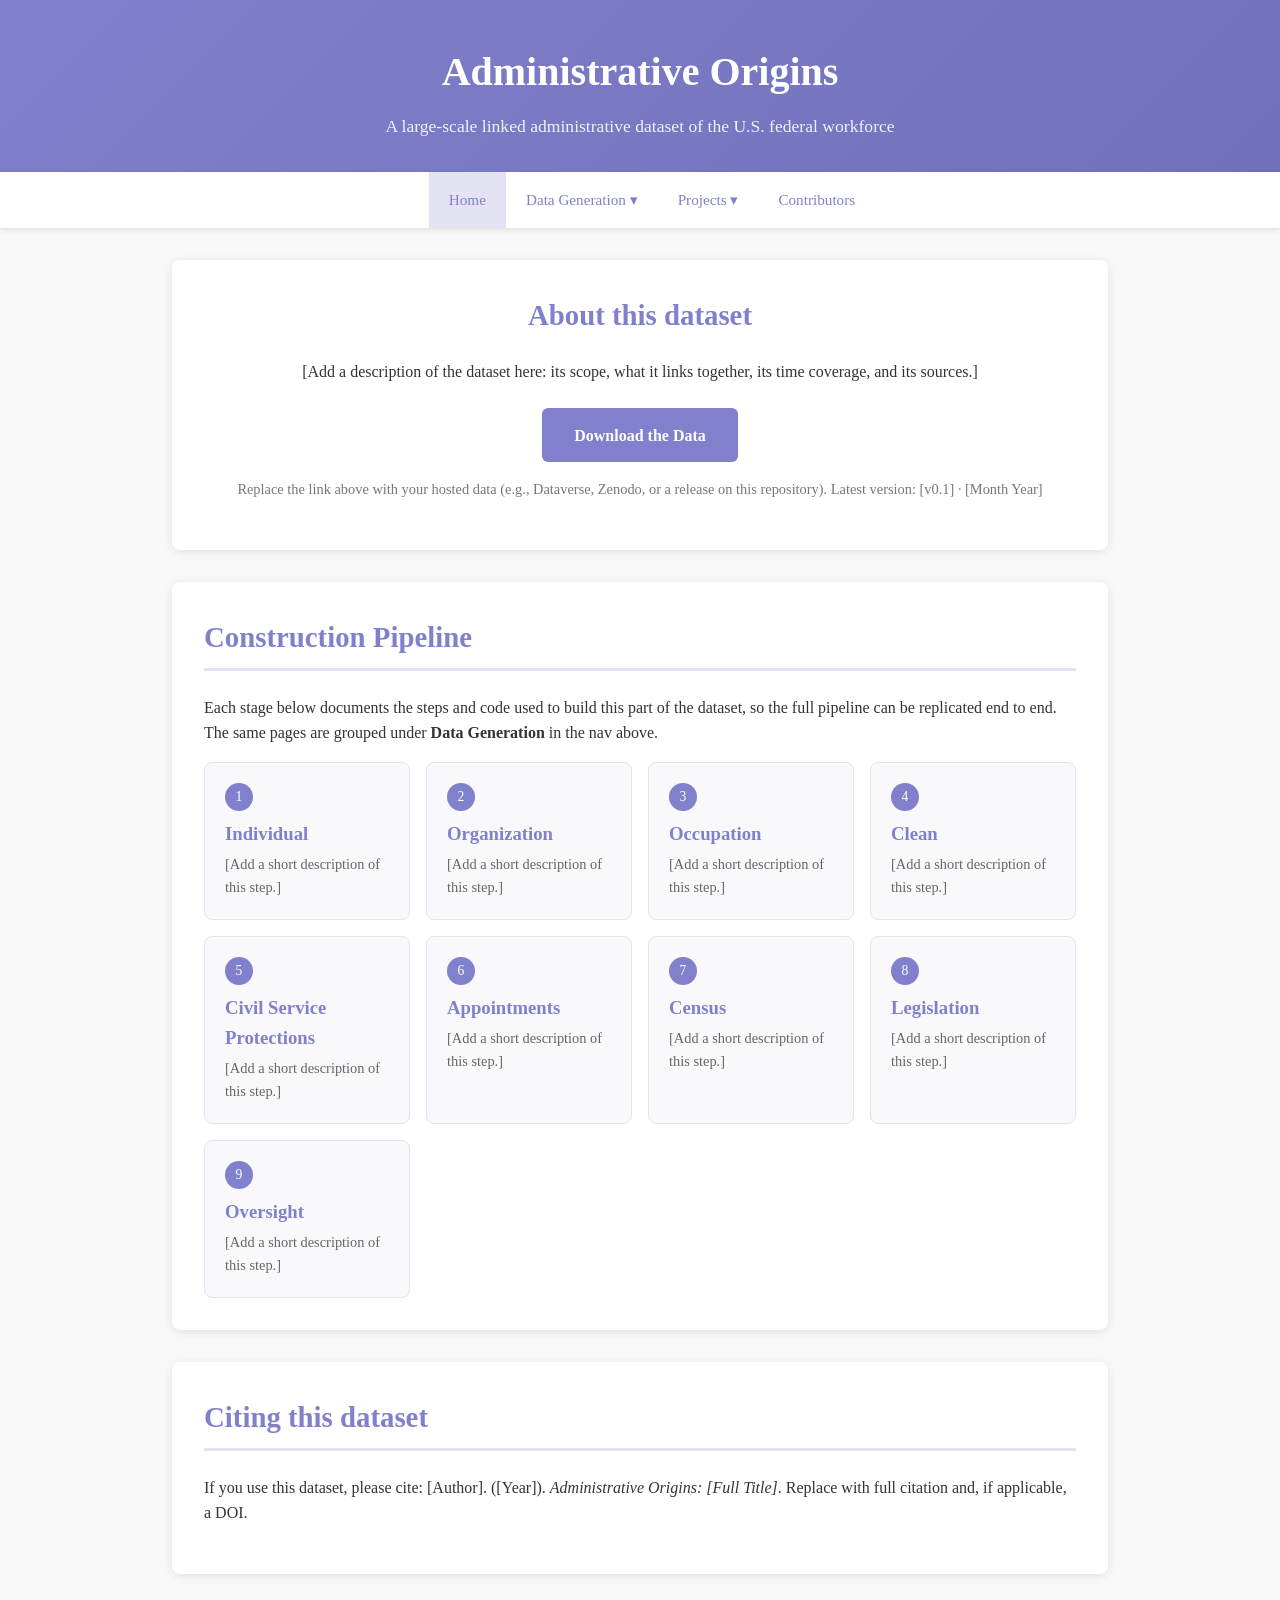
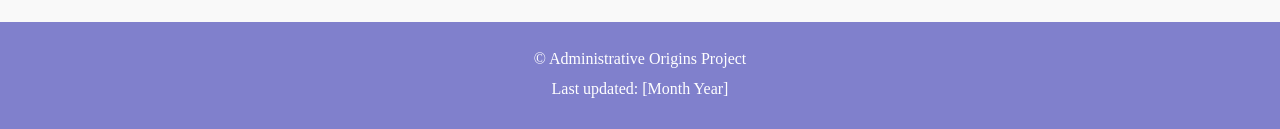
<file: index.html>
<!DOCTYPE html>
<html lang="en">
<head>
    <meta charset="UTF-8">
    <meta name="viewport" content="width=device-width, initial-scale=1.0">
    <title>Administrative Origins - Home</title>
    <link rel="stylesheet" href="style.css">
</head>
<body>
    <header>
        <div class="container">
            <h1>Administrative Origins</h1>
            <p>A large-scale linked administrative dataset of the U.S. federal workforce</p>
        </div>
    </header>

    <nav>
        <ul>
            <li><a href="index.html" class="active">Home</a></li>
            <li class="dropdown">
                <span class="dropdown-toggle">Data Generation &#9662;</span>
                <ul class="dropdown-menu">
                    <li><a href="individual.html">Individual</a></li>
                    <li><a href="organization.html">Organization</a></li>
                    <li><a href="occupation.html">Occupation</a></li>
                    <li><a href="clean.html">Clean</a></li>
                    <li><a href="civil-service-protections.html">Civil Service Protections</a></li>
                    <li><a href="appointments.html">Appointments</a></li>
                    <li><a href="census.html">Census</a></li>
                    <li><a href="legislation.html">Legislation</a></li>
                    <li><a href="oversight.html">Oversight</a></li>
                </ul>
            </li>
            <li class="dropdown">
                <span class="dropdown-toggle">Projects &#9662;</span>
                <ul class="dropdown-menu">
                    <li><a href="papers/example-paper.html">[Paper Title]</a></li>
                </ul>
            </li>
            <li><a href="contributors.html">Contributors</a></li>
        </ul>
    </nav>

    <div class="container">
        <section style="text-align:center;">
            <h2 style="border-bottom:none; margin-bottom:0.75rem;">About this dataset</h2>
            <p style="max-width:700px; margin:0 auto 1.5rem;">[Add a description of the dataset here: its scope, what it links together, its time coverage, and its sources.]</p>
            <a class="btn" href="#" id="download-link">Download the Data</a>
            <p style="margin-top:1rem; font-size:0.9rem; color:#777;">Replace the link above with your hosted data (e.g., Dataverse, Zenodo, or a release on this repository). Latest version: [v0.1] &middot; [Month Year]</p>
        </section>

        <section>
            <h2>Construction Pipeline</h2>
            <p>Each stage below documents the steps and code used to build this part of the dataset, so the full pipeline can be replicated end to end. The same pages are grouped under <strong>Data Generation</strong> in the nav above.</p>
            <div class="pipeline-grid">
            <a class="pipeline-card" href="individual.html">
                <span class="step-num">1</span>
                <h3>Individual</h3>
                <p>[Add a short description of this step.]</p>
            </a>
            <a class="pipeline-card" href="organization.html">
                <span class="step-num">2</span>
                <h3>Organization</h3>
                <p>[Add a short description of this step.]</p>
            </a>
            <a class="pipeline-card" href="occupation.html">
                <span class="step-num">3</span>
                <h3>Occupation</h3>
                <p>[Add a short description of this step.]</p>
            </a>
            <a class="pipeline-card" href="clean.html">
                <span class="step-num">4</span>
                <h3>Clean</h3>
                <p>[Add a short description of this step.]</p>
            </a>
            <a class="pipeline-card" href="civil-service-protections.html">
                <span class="step-num">5</span>
                <h3>Civil Service Protections</h3>
                <p>[Add a short description of this step.]</p>
            </a>
            <a class="pipeline-card" href="appointments.html">
                <span class="step-num">6</span>
                <h3>Appointments</h3>
                <p>[Add a short description of this step.]</p>
            </a>
            <a class="pipeline-card" href="census.html">
                <span class="step-num">7</span>
                <h3>Census</h3>
                <p>[Add a short description of this step.]</p>
            </a>
            <a class="pipeline-card" href="legislation.html">
                <span class="step-num">8</span>
                <h3>Legislation</h3>
                <p>[Add a short description of this step.]</p>
            </a>
            <a class="pipeline-card" href="oversight.html">
                <span class="step-num">9</span>
                <h3>Oversight</h3>
                <p>[Add a short description of this step.]</p>
            </a>
            </div>
        </section>

        <section>
            <h2>Citing this dataset</h2>
            <p>If you use this dataset, please cite: [Author]. ([Year]). <em>Administrative Origins: [Full Title]</em>. Replace with full citation and, if applicable, a DOI.</p>
        </section>

    </div>

    <footer>
        <div class="container">
            <p>&copy; Administrative Origins Project</p>
            <p>Last updated: [Month Year]</p>
        </div>
    </footer>
</body>
</html>
</file>
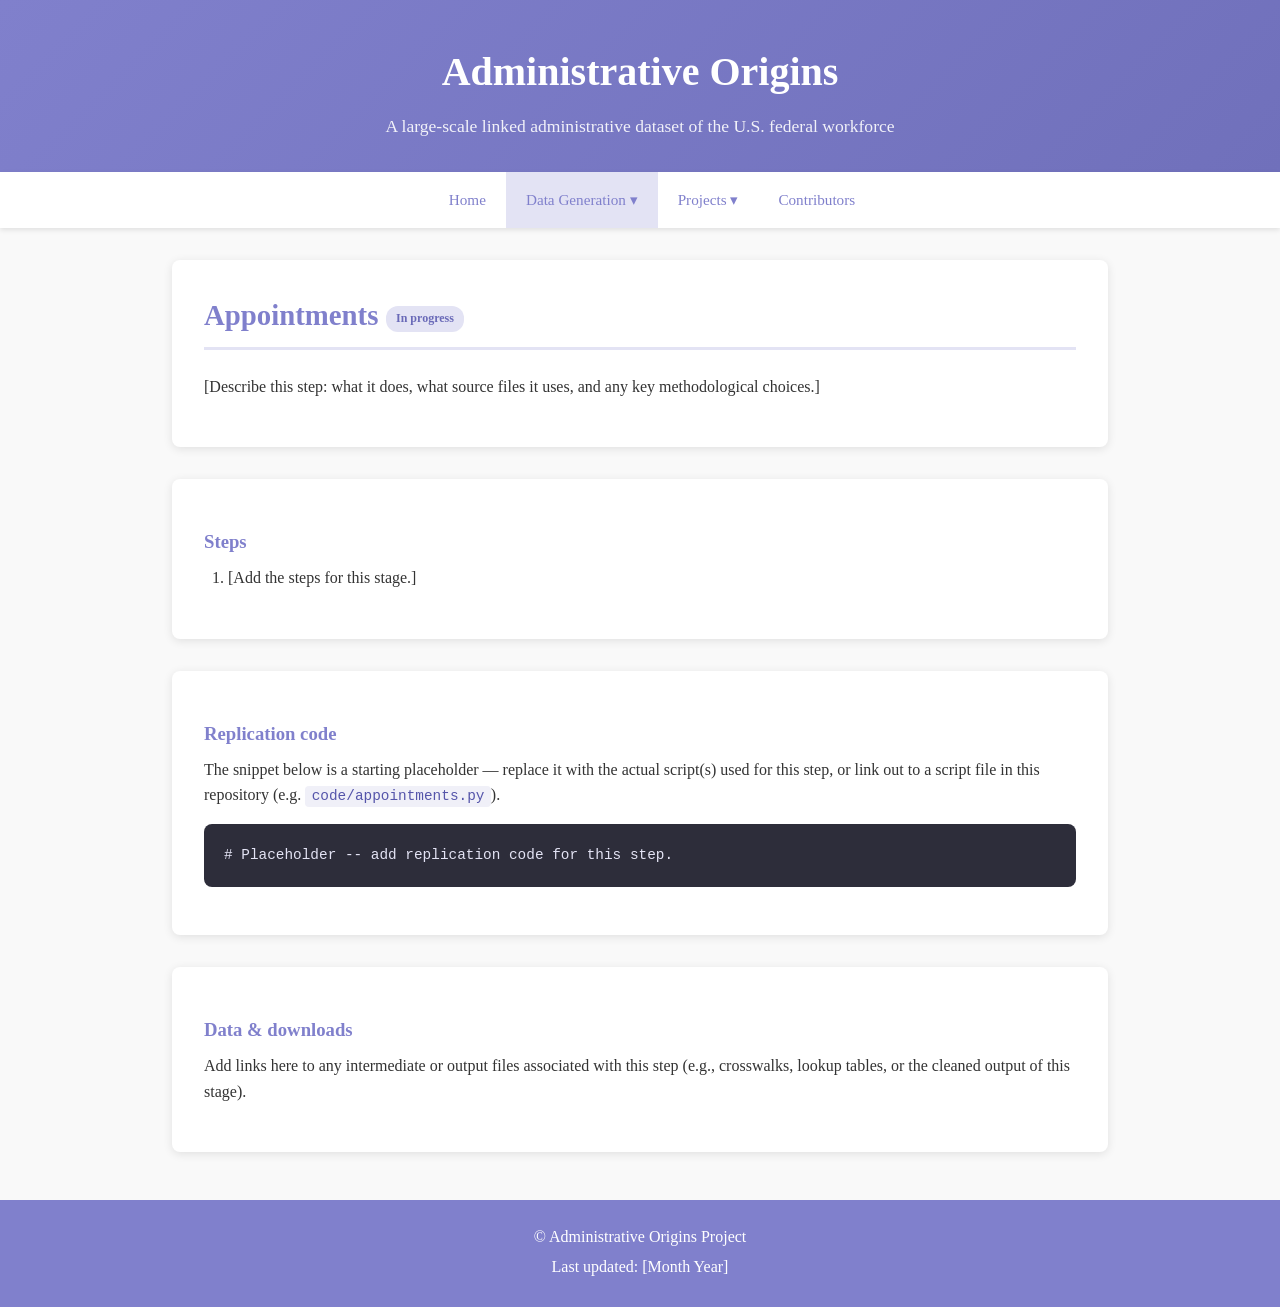
<file: appointments.html>
<!DOCTYPE html>
<html lang="en">
<head>
    <meta charset="UTF-8">
    <meta name="viewport" content="width=device-width, initial-scale=1.0">
    <title>Administrative Origins - Appointments</title>
    <link rel="stylesheet" href="style.css">
</head>
<body>
    <header>
        <div class="container">
            <h1>Administrative Origins</h1>
            <p>A large-scale linked administrative dataset of the U.S. federal workforce</p>
        </div>
    </header>

    <nav>
        <ul>
            <li><a href="index.html">Home</a></li>
            <li class="dropdown active">
                <span class="dropdown-toggle">Data Generation &#9662;</span>
                <ul class="dropdown-menu">
                    <li><a href="individual.html">Individual</a></li>
                    <li><a href="organization.html">Organization</a></li>
                    <li><a href="occupation.html">Occupation</a></li>
                    <li><a href="clean.html">Clean</a></li>
                    <li><a href="civil-service-protections.html">Civil Service Protections</a></li>
                    <li><a href="appointments.html" class="active">Appointments</a></li>
                    <li><a href="census.html">Census</a></li>
                    <li><a href="legislation.html">Legislation</a></li>
                    <li><a href="oversight.html">Oversight</a></li>
                </ul>
            </li>
            <li class="dropdown">
                <span class="dropdown-toggle">Projects &#9662;</span>
                <ul class="dropdown-menu">
                    <li><a href="papers/example-paper.html">[Paper Title]</a></li>
                </ul>
            </li>
            <li><a href="contributors.html">Contributors</a></li>
        </ul>
    </nav>

    <div class="container">
        <section>
            <h2>Appointments<span class="status-badge">In progress</span></h2>
            <p>[Describe this step: what it does, what source files it uses, and any key methodological choices.]</p>
        </section>

        <section>
            <h3>Steps</h3>
            <ol>
                <li>[Add the steps for this stage.]</li>
            </ol>
        </section>

        <section>
            <h3>Replication code</h3>
            <p>The snippet below is a starting placeholder &mdash; replace it with the actual script(s) used for this step, or link out to a script file in this repository (e.g. <code>code/appointments.py</code>).</p>
            <pre><code># Placeholder -- add replication code for this step.
</code></pre>
        </section>

        <section>
            <h3>Data &amp; downloads</h3>
            <p>Add links here to any intermediate or output files associated with this step (e.g., crosswalks, lookup tables, or the cleaned output of this stage).</p>
        </section>

    </div>

    <footer>
        <div class="container">
            <p>&copy; Administrative Origins Project</p>
            <p>Last updated: [Month Year]</p>
        </div>
    </footer>
</body>
</html>
</file>
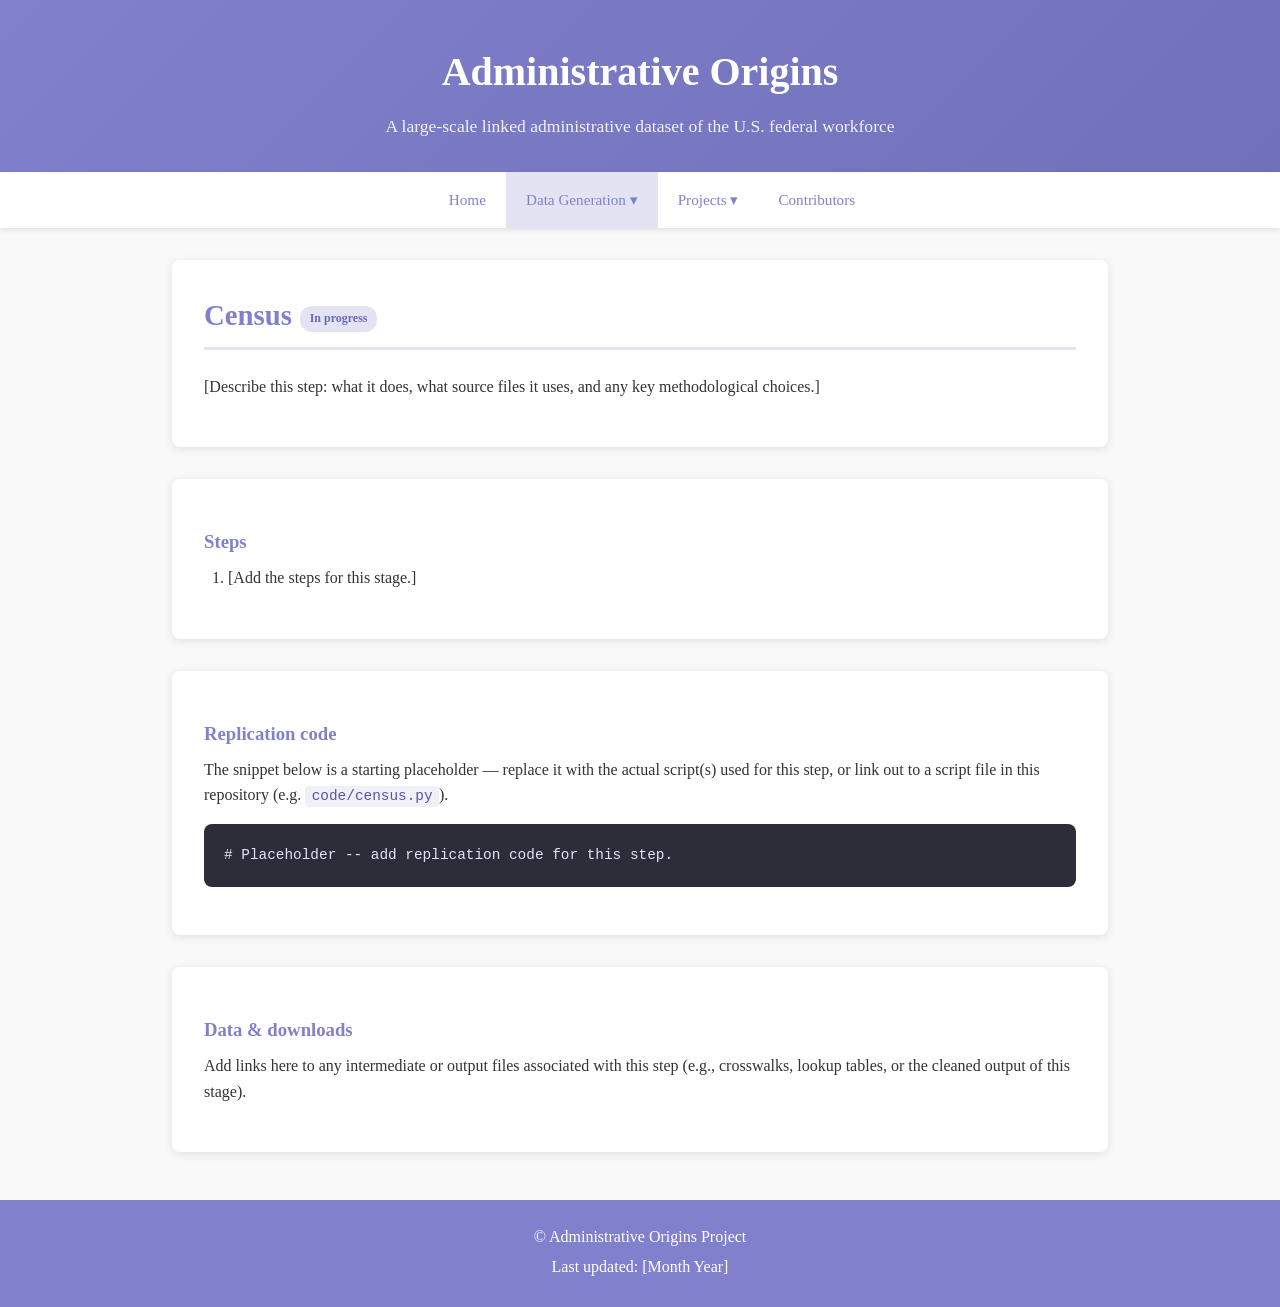
<file: census.html>
<!DOCTYPE html>
<html lang="en">
<head>
    <meta charset="UTF-8">
    <meta name="viewport" content="width=device-width, initial-scale=1.0">
    <title>Administrative Origins - Census</title>
    <link rel="stylesheet" href="style.css">
</head>
<body>
    <header>
        <div class="container">
            <h1>Administrative Origins</h1>
            <p>A large-scale linked administrative dataset of the U.S. federal workforce</p>
        </div>
    </header>

    <nav>
        <ul>
            <li><a href="index.html">Home</a></li>
            <li class="dropdown active">
                <span class="dropdown-toggle">Data Generation &#9662;</span>
                <ul class="dropdown-menu">
                    <li><a href="individual.html">Individual</a></li>
                    <li><a href="organization.html">Organization</a></li>
                    <li><a href="occupation.html">Occupation</a></li>
                    <li><a href="clean.html">Clean</a></li>
                    <li><a href="civil-service-protections.html">Civil Service Protections</a></li>
                    <li><a href="appointments.html">Appointments</a></li>
                    <li><a href="census.html" class="active">Census</a></li>
                    <li><a href="legislation.html">Legislation</a></li>
                    <li><a href="oversight.html">Oversight</a></li>
                </ul>
            </li>
            <li class="dropdown">
                <span class="dropdown-toggle">Projects &#9662;</span>
                <ul class="dropdown-menu">
                    <li><a href="papers/example-paper.html">[Paper Title]</a></li>
                </ul>
            </li>
            <li><a href="contributors.html">Contributors</a></li>
        </ul>
    </nav>

    <div class="container">
        <section>
            <h2>Census<span class="status-badge">In progress</span></h2>
            <p>[Describe this step: what it does, what source files it uses, and any key methodological choices.]</p>
        </section>

        <section>
            <h3>Steps</h3>
            <ol>
                <li>[Add the steps for this stage.]</li>
            </ol>
        </section>

        <section>
            <h3>Replication code</h3>
            <p>The snippet below is a starting placeholder &mdash; replace it with the actual script(s) used for this step, or link out to a script file in this repository (e.g. <code>code/census.py</code>).</p>
            <pre><code># Placeholder -- add replication code for this step.
</code></pre>
        </section>

        <section>
            <h3>Data &amp; downloads</h3>
            <p>Add links here to any intermediate or output files associated with this step (e.g., crosswalks, lookup tables, or the cleaned output of this stage).</p>
        </section>

    </div>

    <footer>
        <div class="container">
            <p>&copy; Administrative Origins Project</p>
            <p>Last updated: [Month Year]</p>
        </div>
    </footer>
</body>
</html>
</file>
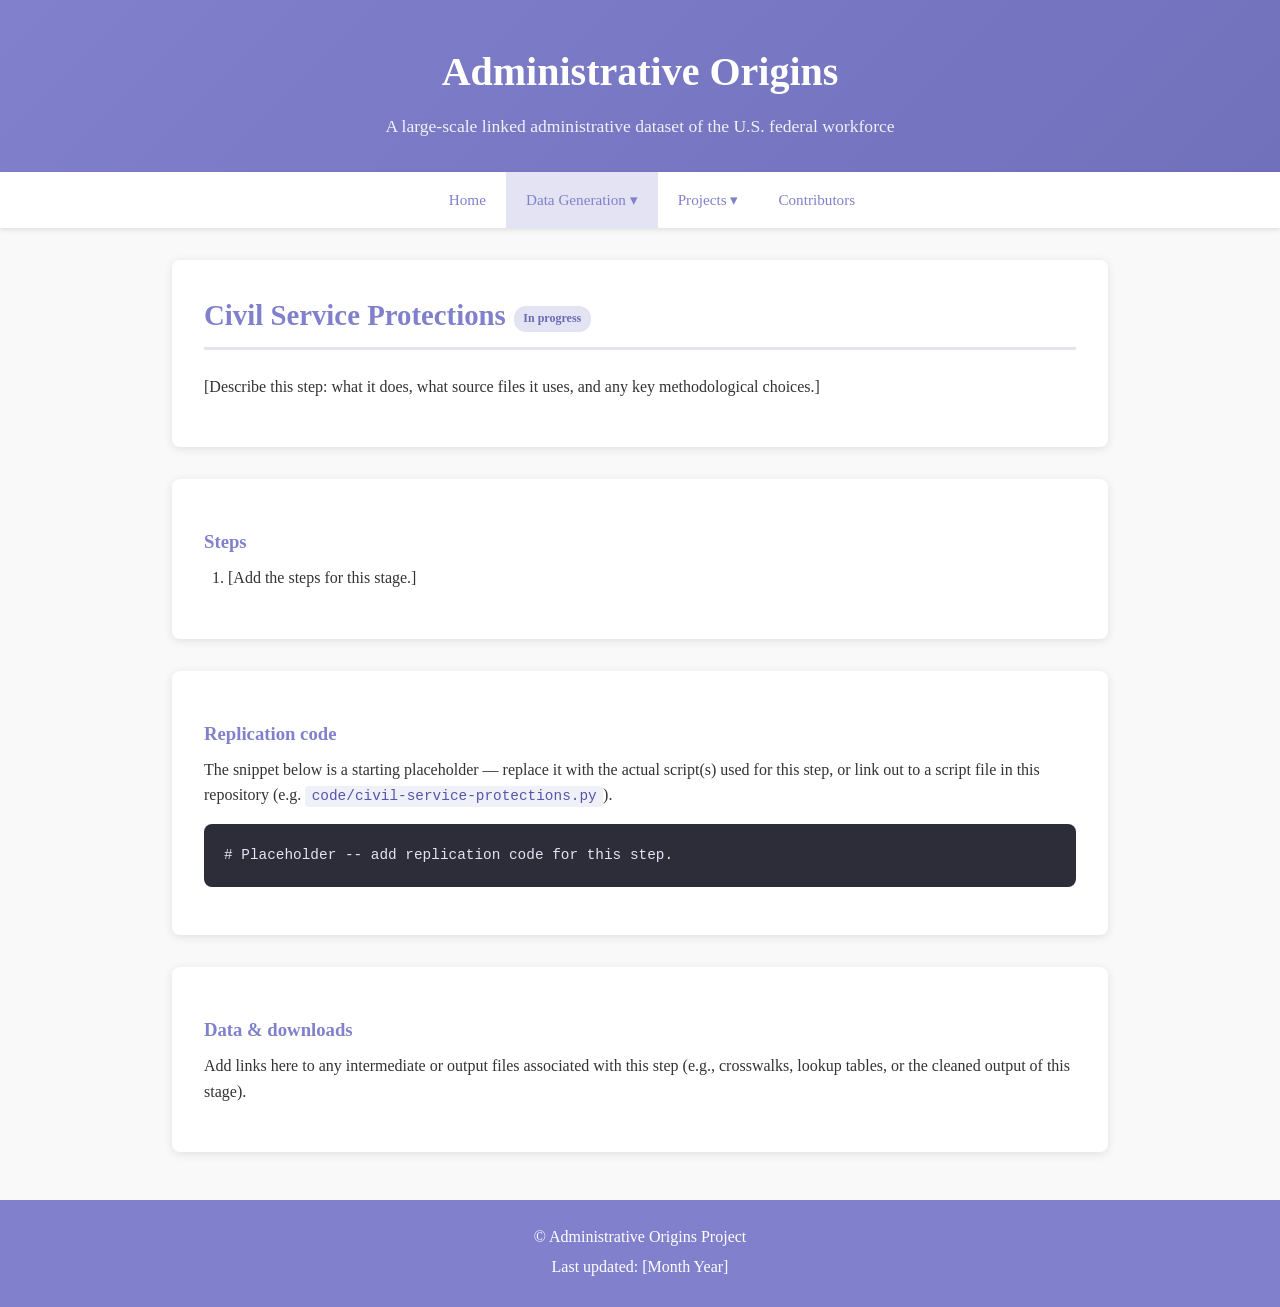
<file: civil-service-protections.html>
<!DOCTYPE html>
<html lang="en">
<head>
    <meta charset="UTF-8">
    <meta name="viewport" content="width=device-width, initial-scale=1.0">
    <title>Administrative Origins - Civil Service Protections</title>
    <link rel="stylesheet" href="style.css">
</head>
<body>
    <header>
        <div class="container">
            <h1>Administrative Origins</h1>
            <p>A large-scale linked administrative dataset of the U.S. federal workforce</p>
        </div>
    </header>

    <nav>
        <ul>
            <li><a href="index.html">Home</a></li>
            <li class="dropdown active">
                <span class="dropdown-toggle">Data Generation &#9662;</span>
                <ul class="dropdown-menu">
                    <li><a href="individual.html">Individual</a></li>
                    <li><a href="organization.html">Organization</a></li>
                    <li><a href="occupation.html">Occupation</a></li>
                    <li><a href="clean.html">Clean</a></li>
                    <li><a href="civil-service-protections.html" class="active">Civil Service Protections</a></li>
                    <li><a href="appointments.html">Appointments</a></li>
                    <li><a href="census.html">Census</a></li>
                    <li><a href="legislation.html">Legislation</a></li>
                    <li><a href="oversight.html">Oversight</a></li>
                </ul>
            </li>
            <li class="dropdown">
                <span class="dropdown-toggle">Projects &#9662;</span>
                <ul class="dropdown-menu">
                    <li><a href="papers/example-paper.html">[Paper Title]</a></li>
                </ul>
            </li>
            <li><a href="contributors.html">Contributors</a></li>
        </ul>
    </nav>

    <div class="container">
        <section>
            <h2>Civil Service Protections<span class="status-badge">In progress</span></h2>
            <p>[Describe this step: what it does, what source files it uses, and any key methodological choices.]</p>
        </section>

        <section>
            <h3>Steps</h3>
            <ol>
                <li>[Add the steps for this stage.]</li>
            </ol>
        </section>

        <section>
            <h3>Replication code</h3>
            <p>The snippet below is a starting placeholder &mdash; replace it with the actual script(s) used for this step, or link out to a script file in this repository (e.g. <code>code/civil-service-protections.py</code>).</p>
            <pre><code># Placeholder -- add replication code for this step.
</code></pre>
        </section>

        <section>
            <h3>Data &amp; downloads</h3>
            <p>Add links here to any intermediate or output files associated with this step (e.g., crosswalks, lookup tables, or the cleaned output of this stage).</p>
        </section>

    </div>

    <footer>
        <div class="container">
            <p>&copy; Administrative Origins Project</p>
            <p>Last updated: [Month Year]</p>
        </div>
    </footer>
</body>
</html>
</file>
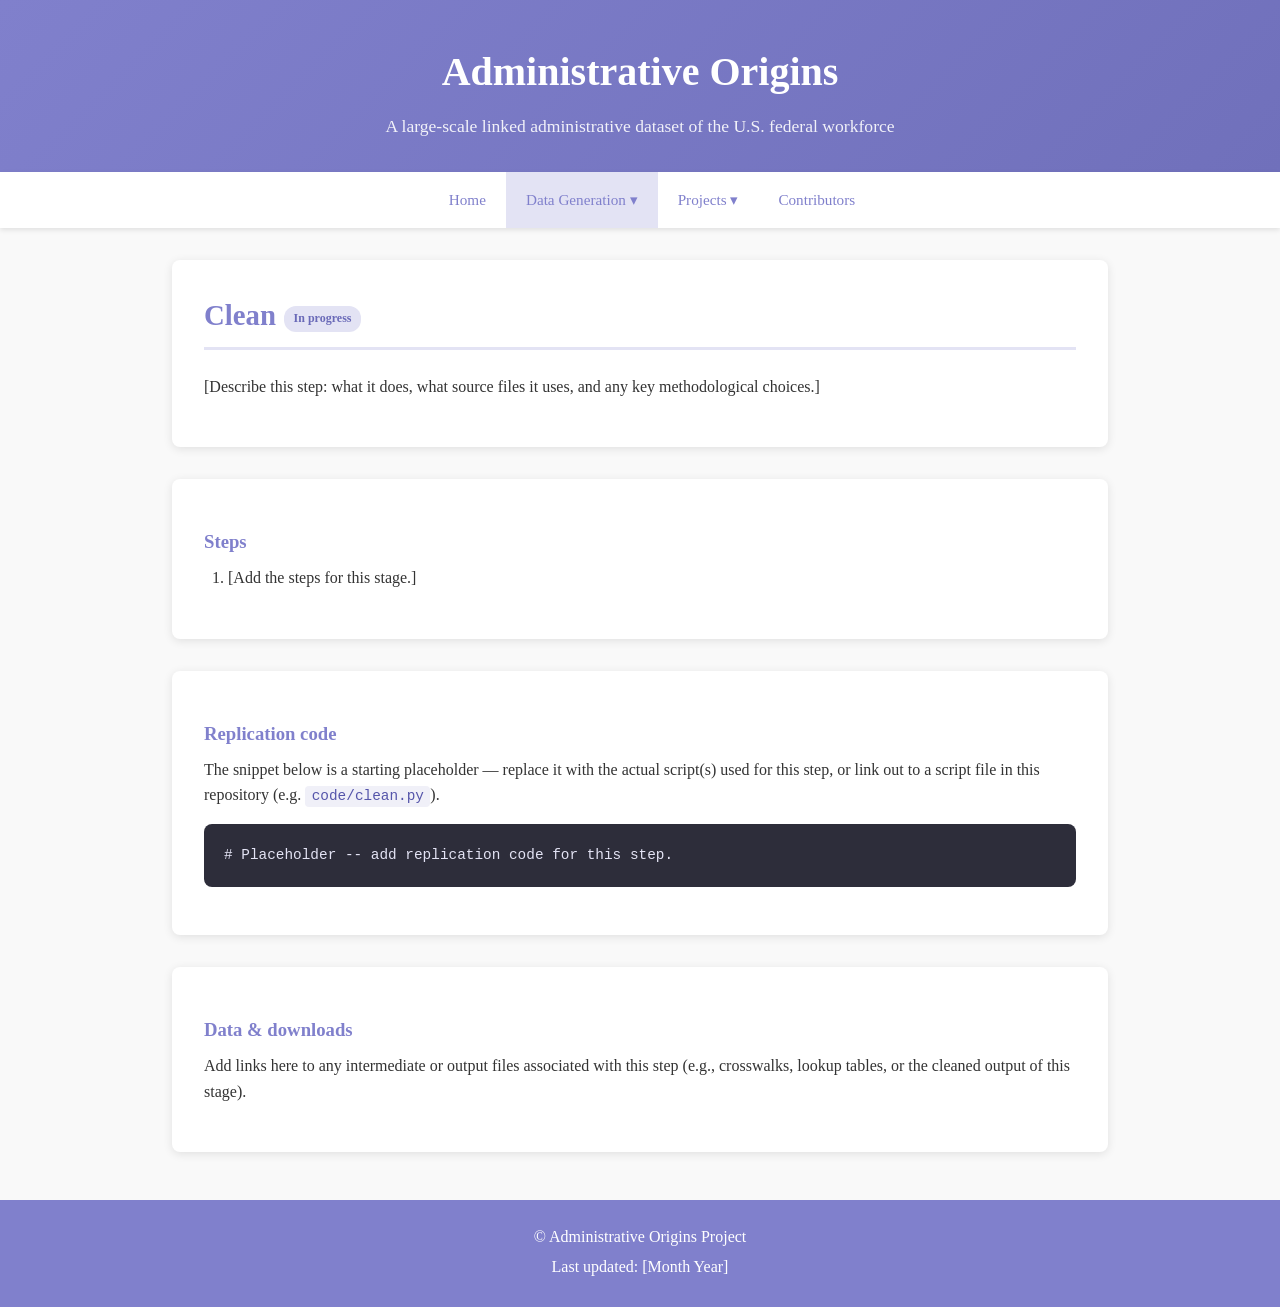
<file: clean.html>
<!DOCTYPE html>
<html lang="en">
<head>
    <meta charset="UTF-8">
    <meta name="viewport" content="width=device-width, initial-scale=1.0">
    <title>Administrative Origins - Clean</title>
    <link rel="stylesheet" href="style.css">
</head>
<body>
    <header>
        <div class="container">
            <h1>Administrative Origins</h1>
            <p>A large-scale linked administrative dataset of the U.S. federal workforce</p>
        </div>
    </header>

    <nav>
        <ul>
            <li><a href="index.html">Home</a></li>
            <li class="dropdown active">
                <span class="dropdown-toggle">Data Generation &#9662;</span>
                <ul class="dropdown-menu">
                    <li><a href="individual.html">Individual</a></li>
                    <li><a href="organization.html">Organization</a></li>
                    <li><a href="occupation.html">Occupation</a></li>
                    <li><a href="clean.html" class="active">Clean</a></li>
                    <li><a href="civil-service-protections.html">Civil Service Protections</a></li>
                    <li><a href="appointments.html">Appointments</a></li>
                    <li><a href="census.html">Census</a></li>
                    <li><a href="legislation.html">Legislation</a></li>
                    <li><a href="oversight.html">Oversight</a></li>
                </ul>
            </li>
            <li class="dropdown">
                <span class="dropdown-toggle">Projects &#9662;</span>
                <ul class="dropdown-menu">
                    <li><a href="papers/example-paper.html">[Paper Title]</a></li>
                </ul>
            </li>
            <li><a href="contributors.html">Contributors</a></li>
        </ul>
    </nav>

    <div class="container">
        <section>
            <h2>Clean<span class="status-badge">In progress</span></h2>
            <p>[Describe this step: what it does, what source files it uses, and any key methodological choices.]</p>
        </section>

        <section>
            <h3>Steps</h3>
            <ol>
                <li>[Add the steps for this stage.]</li>
            </ol>
        </section>

        <section>
            <h3>Replication code</h3>
            <p>The snippet below is a starting placeholder &mdash; replace it with the actual script(s) used for this step, or link out to a script file in this repository (e.g. <code>code/clean.py</code>).</p>
            <pre><code># Placeholder -- add replication code for this step.
</code></pre>
        </section>

        <section>
            <h3>Data &amp; downloads</h3>
            <p>Add links here to any intermediate or output files associated with this step (e.g., crosswalks, lookup tables, or the cleaned output of this stage).</p>
        </section>

    </div>

    <footer>
        <div class="container">
            <p>&copy; Administrative Origins Project</p>
            <p>Last updated: [Month Year]</p>
        </div>
    </footer>
</body>
</html>
</file>
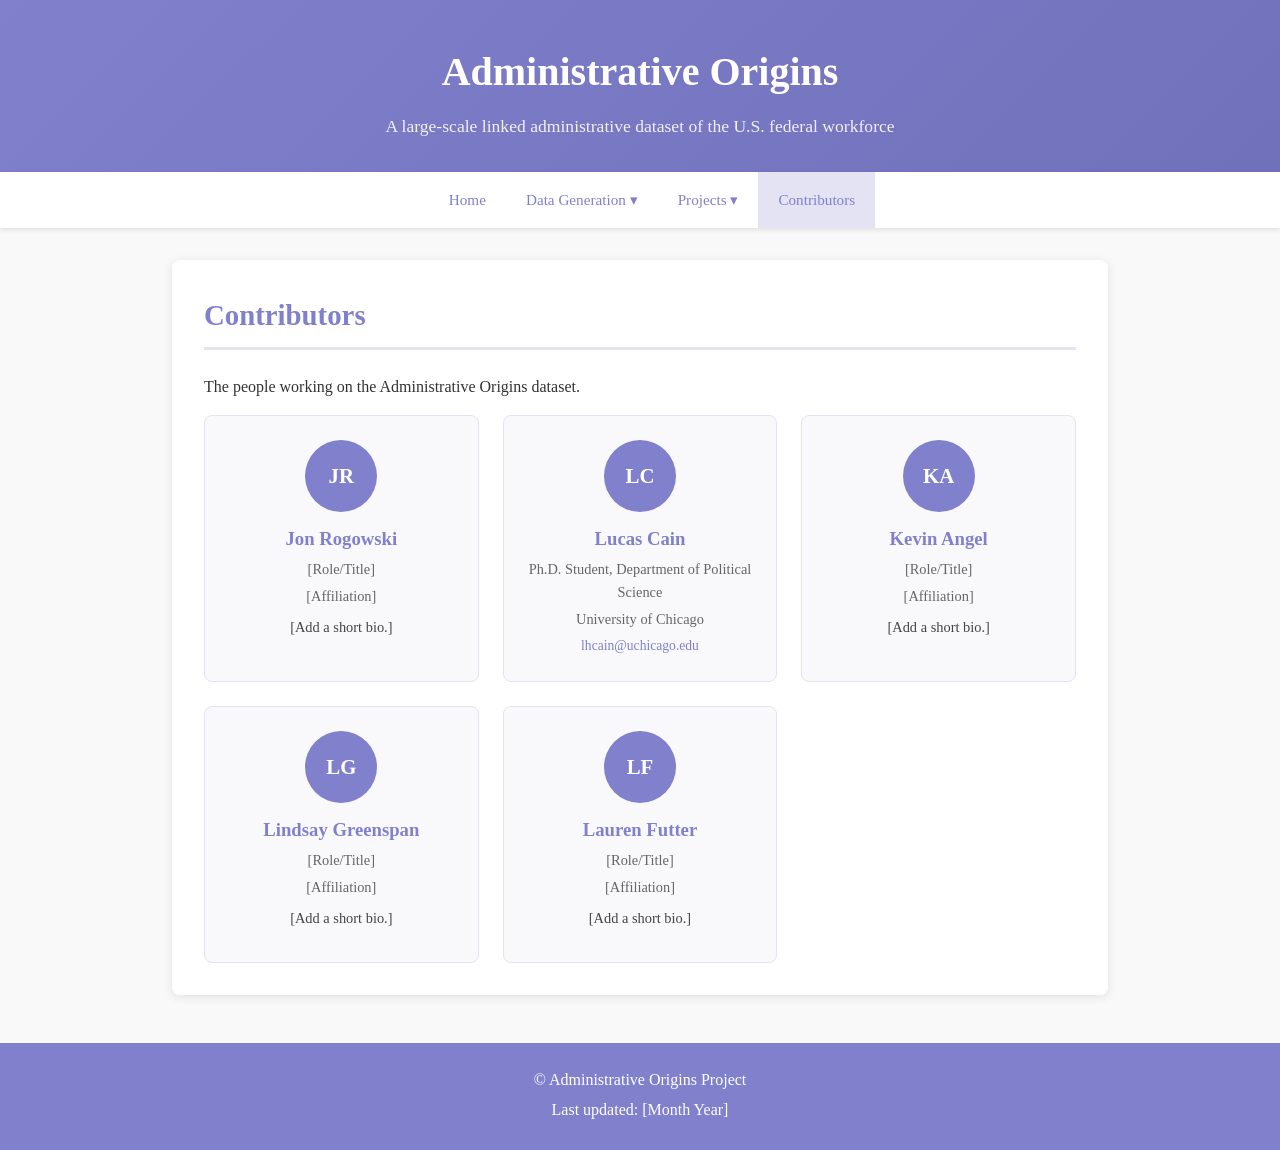
<file: contributors.html>
<!DOCTYPE html>
<html lang="en">
<head>
    <meta charset="UTF-8">
    <meta name="viewport" content="width=device-width, initial-scale=1.0">
    <title>Administrative Origins - Contributors</title>
    <link rel="stylesheet" href="style.css">
</head>
<body>
    <header>
        <div class="container">
            <h1>Administrative Origins</h1>
            <p>A large-scale linked administrative dataset of the U.S. federal workforce</p>
        </div>
    </header>

    <nav>
        <ul>
            <li><a href="index.html">Home</a></li>
            <li class="dropdown">
                <span class="dropdown-toggle">Data Generation &#9662;</span>
                <ul class="dropdown-menu">
                    <li><a href="individual.html">Individual</a></li>
                    <li><a href="organization.html">Organization</a></li>
                    <li><a href="occupation.html">Occupation</a></li>
                    <li><a href="clean.html">Clean</a></li>
                    <li><a href="civil-service-protections.html">Civil Service Protections</a></li>
                    <li><a href="appointments.html">Appointments</a></li>
                    <li><a href="census.html">Census</a></li>
                    <li><a href="legislation.html">Legislation</a></li>
                    <li><a href="oversight.html">Oversight</a></li>
                </ul>
            </li>
            <li class="dropdown">
                <span class="dropdown-toggle">Projects &#9662;</span>
                <ul class="dropdown-menu">
                    <li><a href="papers/example-paper.html">[Paper Title]</a></li>
                </ul>
            </li>
            <li><a href="contributors.html" class="active">Contributors</a></li>
        </ul>
    </nav>

    <div class="container">
        <section>
            <h2>Contributors</h2>
            <p>The people working on the Administrative Origins dataset.</p>
            <div class="people-grid">
            <div class="person-card">
                <div class="person-avatar">JR</div>
                <h3>Jon Rogowski</h3>
                <p class="person-role">[Role/Title]</p>
                <p class="person-role">[Affiliation]</p>
                <p class="person-bio">[Add a short bio.]</p>
                
            </div>
            <div class="person-card">
                <div class="person-avatar">LC</div>
                <h3>Lucas Cain</h3>
                <p class="person-role">Ph.D. Student, Department of Political Science</p>
                <p class="person-role">University of Chicago</p>
                
                <p class="person-contact"><a href="mailto:lhcain@uchicago.edu">lhcain@uchicago.edu</a></p>
            </div>
            <div class="person-card">
                <div class="person-avatar">KA</div>
                <h3>Kevin Angel</h3>
                <p class="person-role">[Role/Title]</p>
                <p class="person-role">[Affiliation]</p>
                <p class="person-bio">[Add a short bio.]</p>
                
            </div>
            <div class="person-card">
                <div class="person-avatar">LG</div>
                <h3>Lindsay Greenspan</h3>
                <p class="person-role">[Role/Title]</p>
                <p class="person-role">[Affiliation]</p>
                <p class="person-bio">[Add a short bio.]</p>
                
            </div>
            <div class="person-card">
                <div class="person-avatar">LF</div>
                <h3>Lauren Futter</h3>
                <p class="person-role">[Role/Title]</p>
                <p class="person-role">[Affiliation]</p>
                <p class="person-bio">[Add a short bio.]</p>
                
            </div>
            </div>
        </section>

    </div>

    <footer>
        <div class="container">
            <p>&copy; Administrative Origins Project</p>
            <p>Last updated: [Month Year]</p>
        </div>
    </footer>
</body>
</html>
</file>
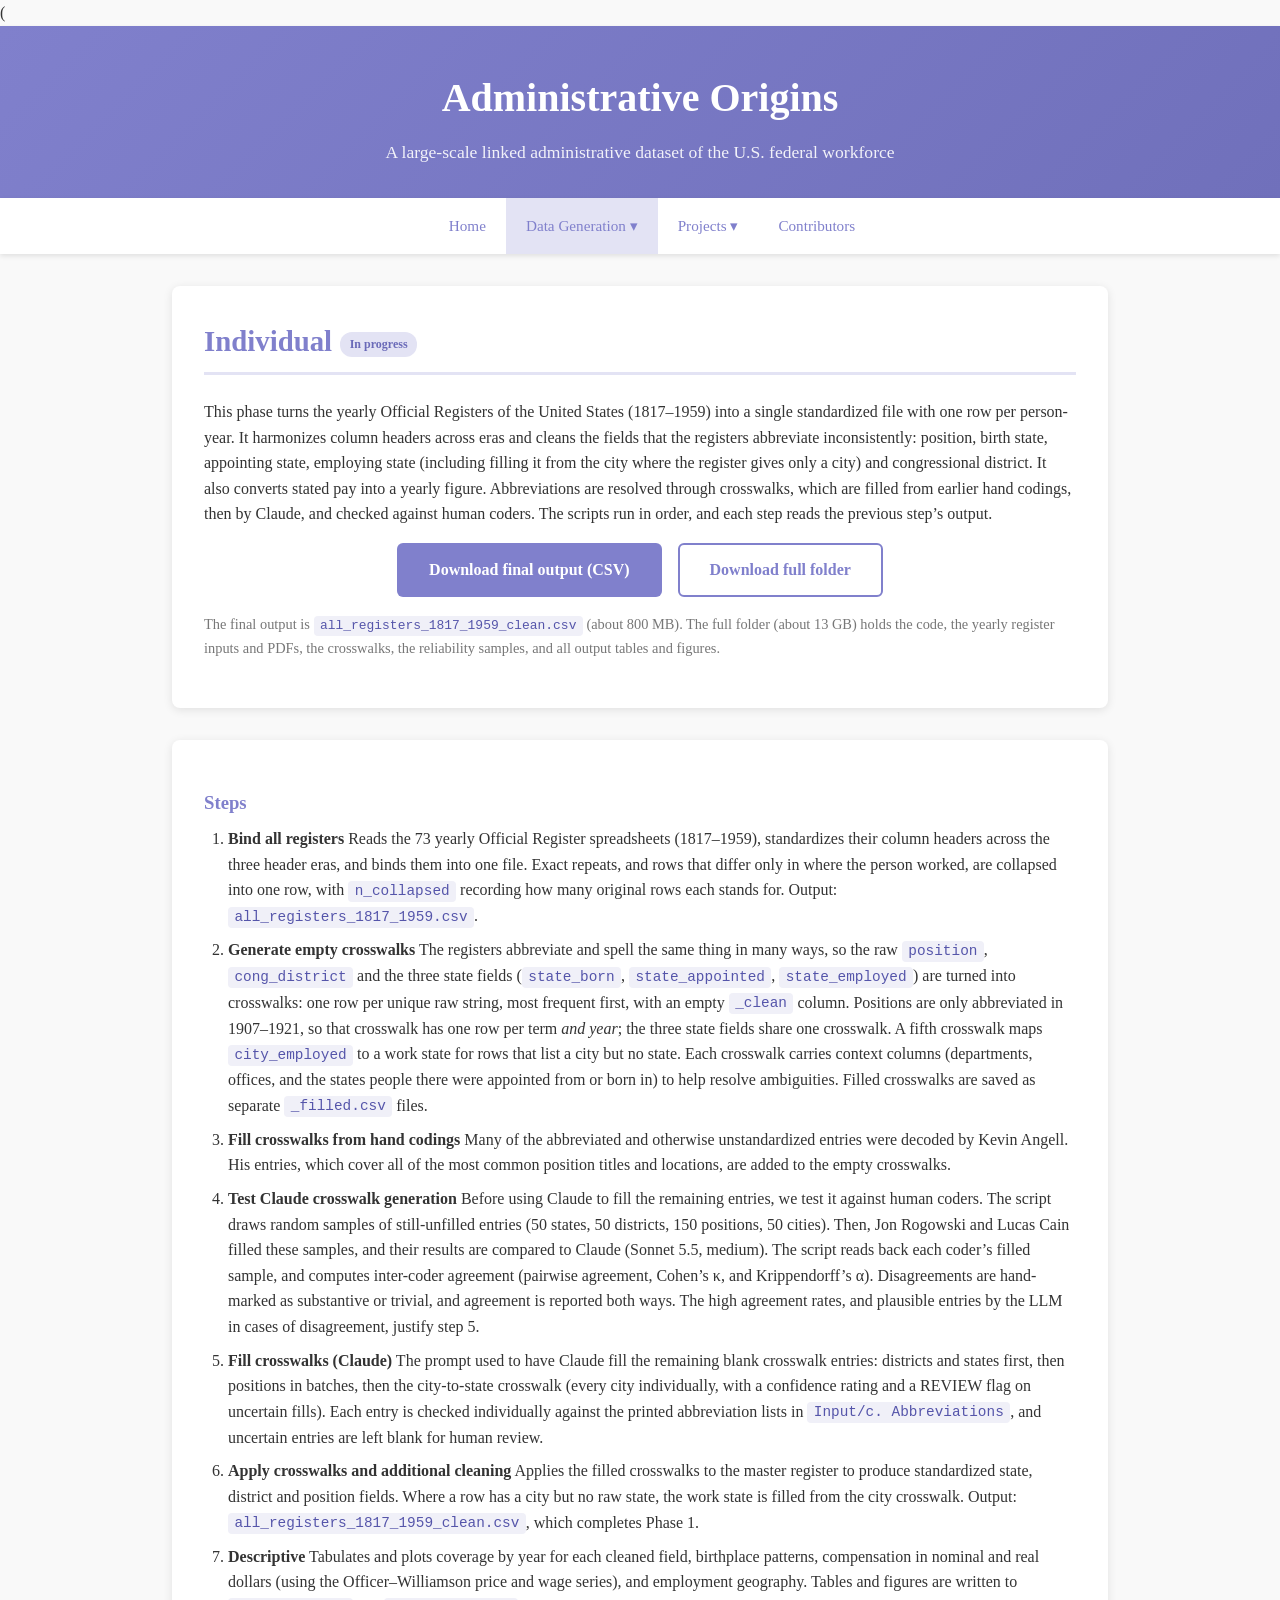
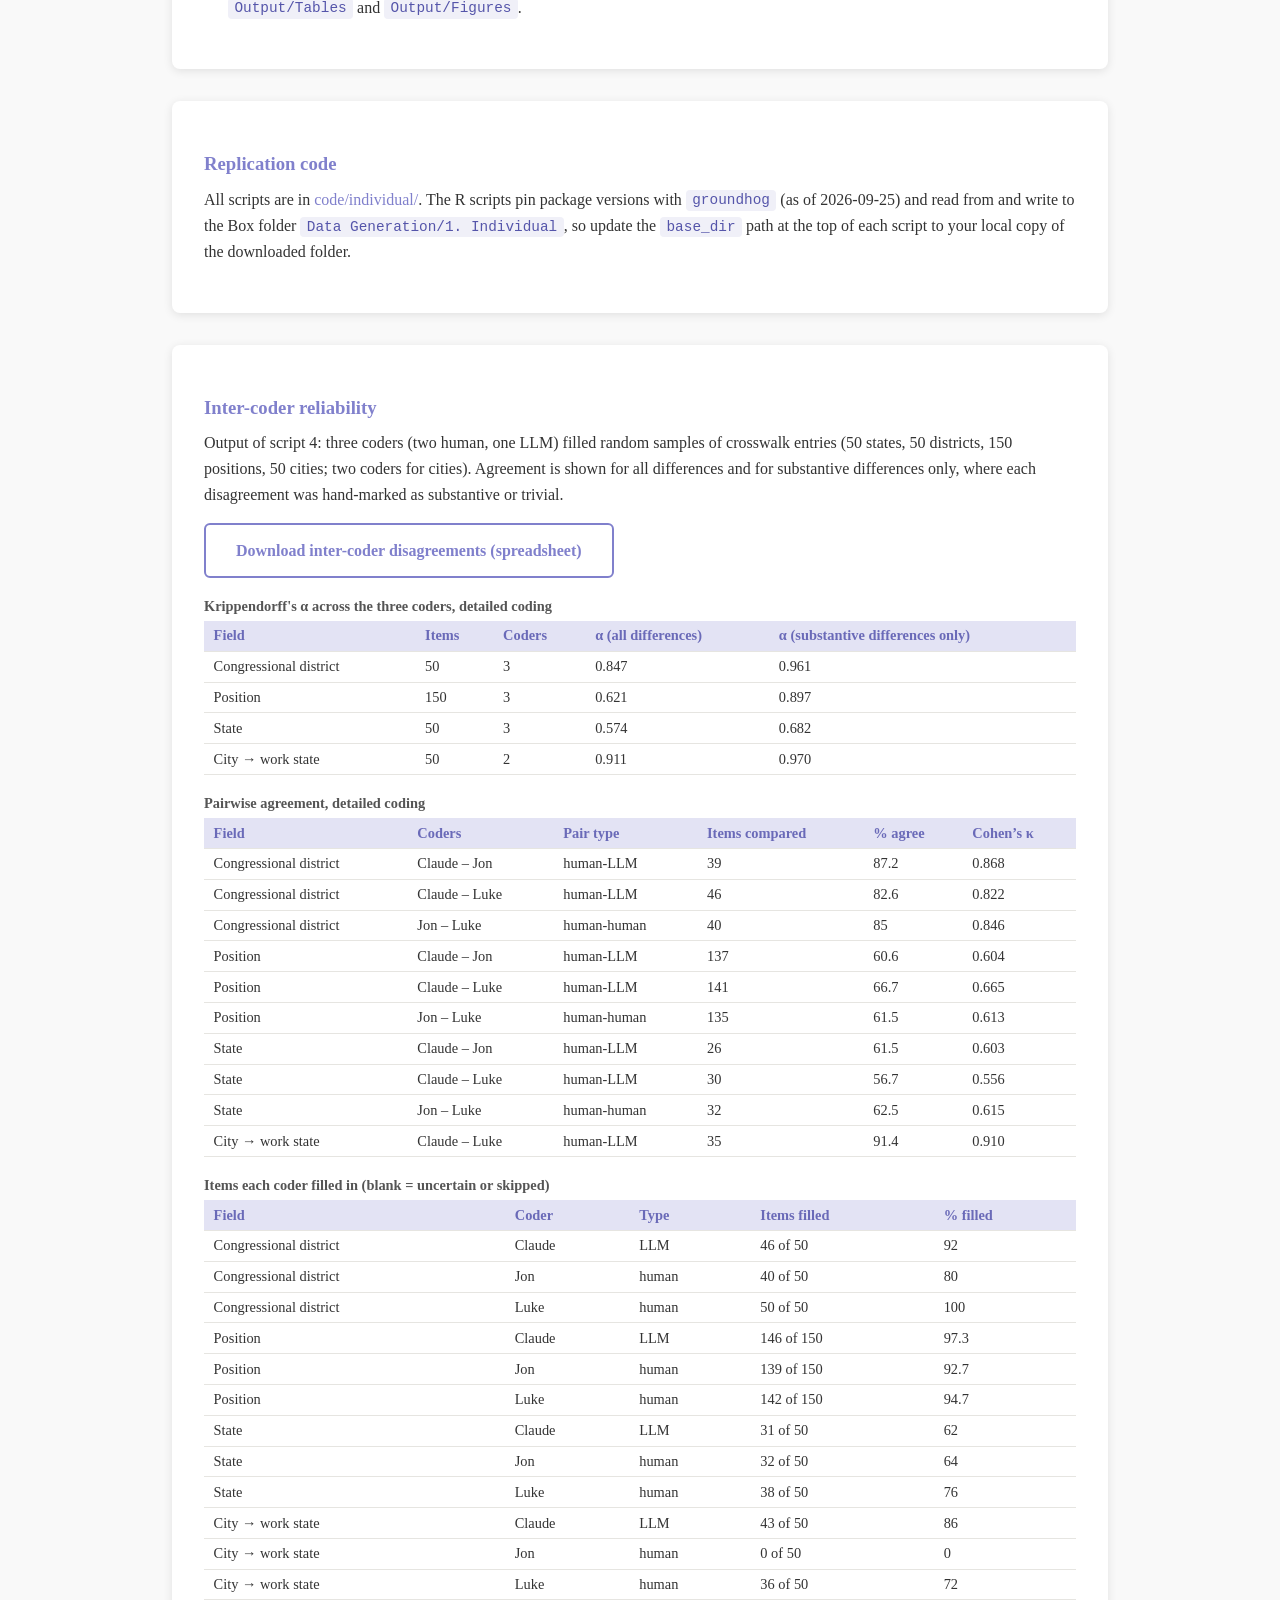
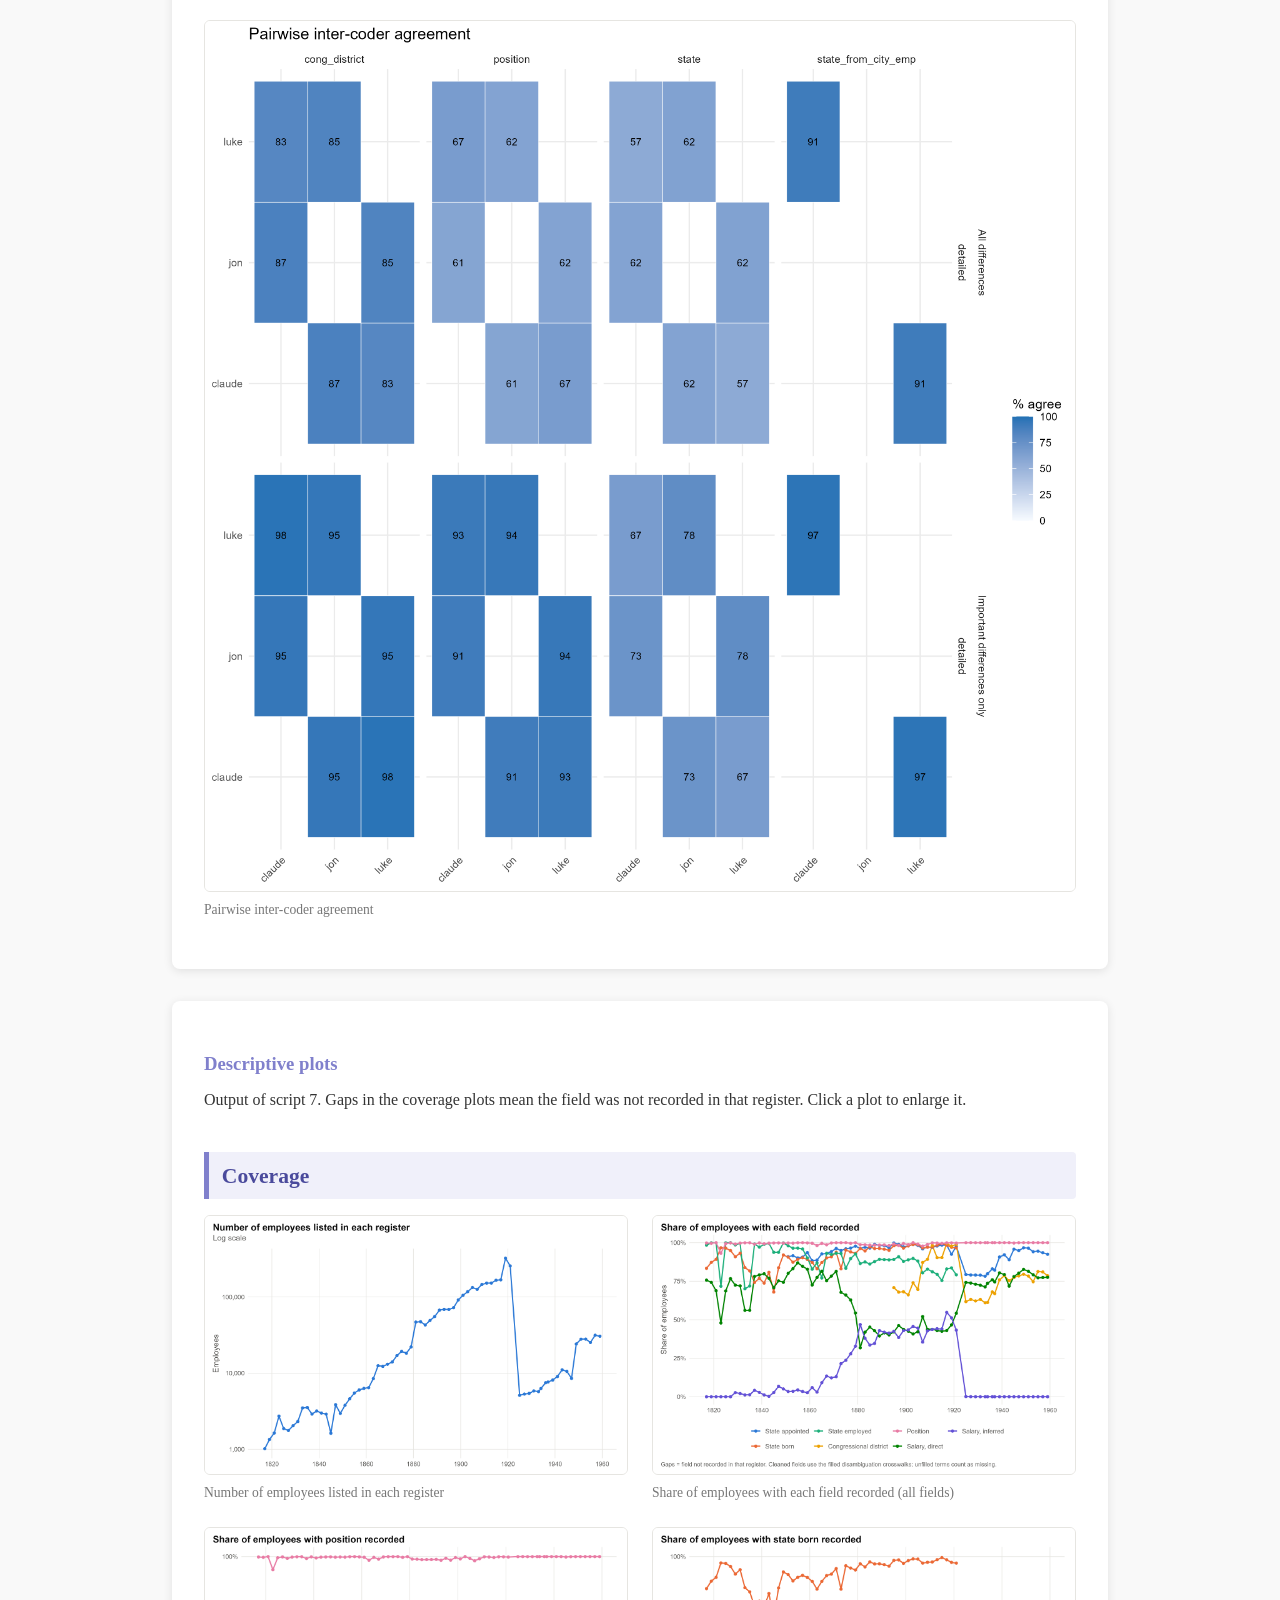
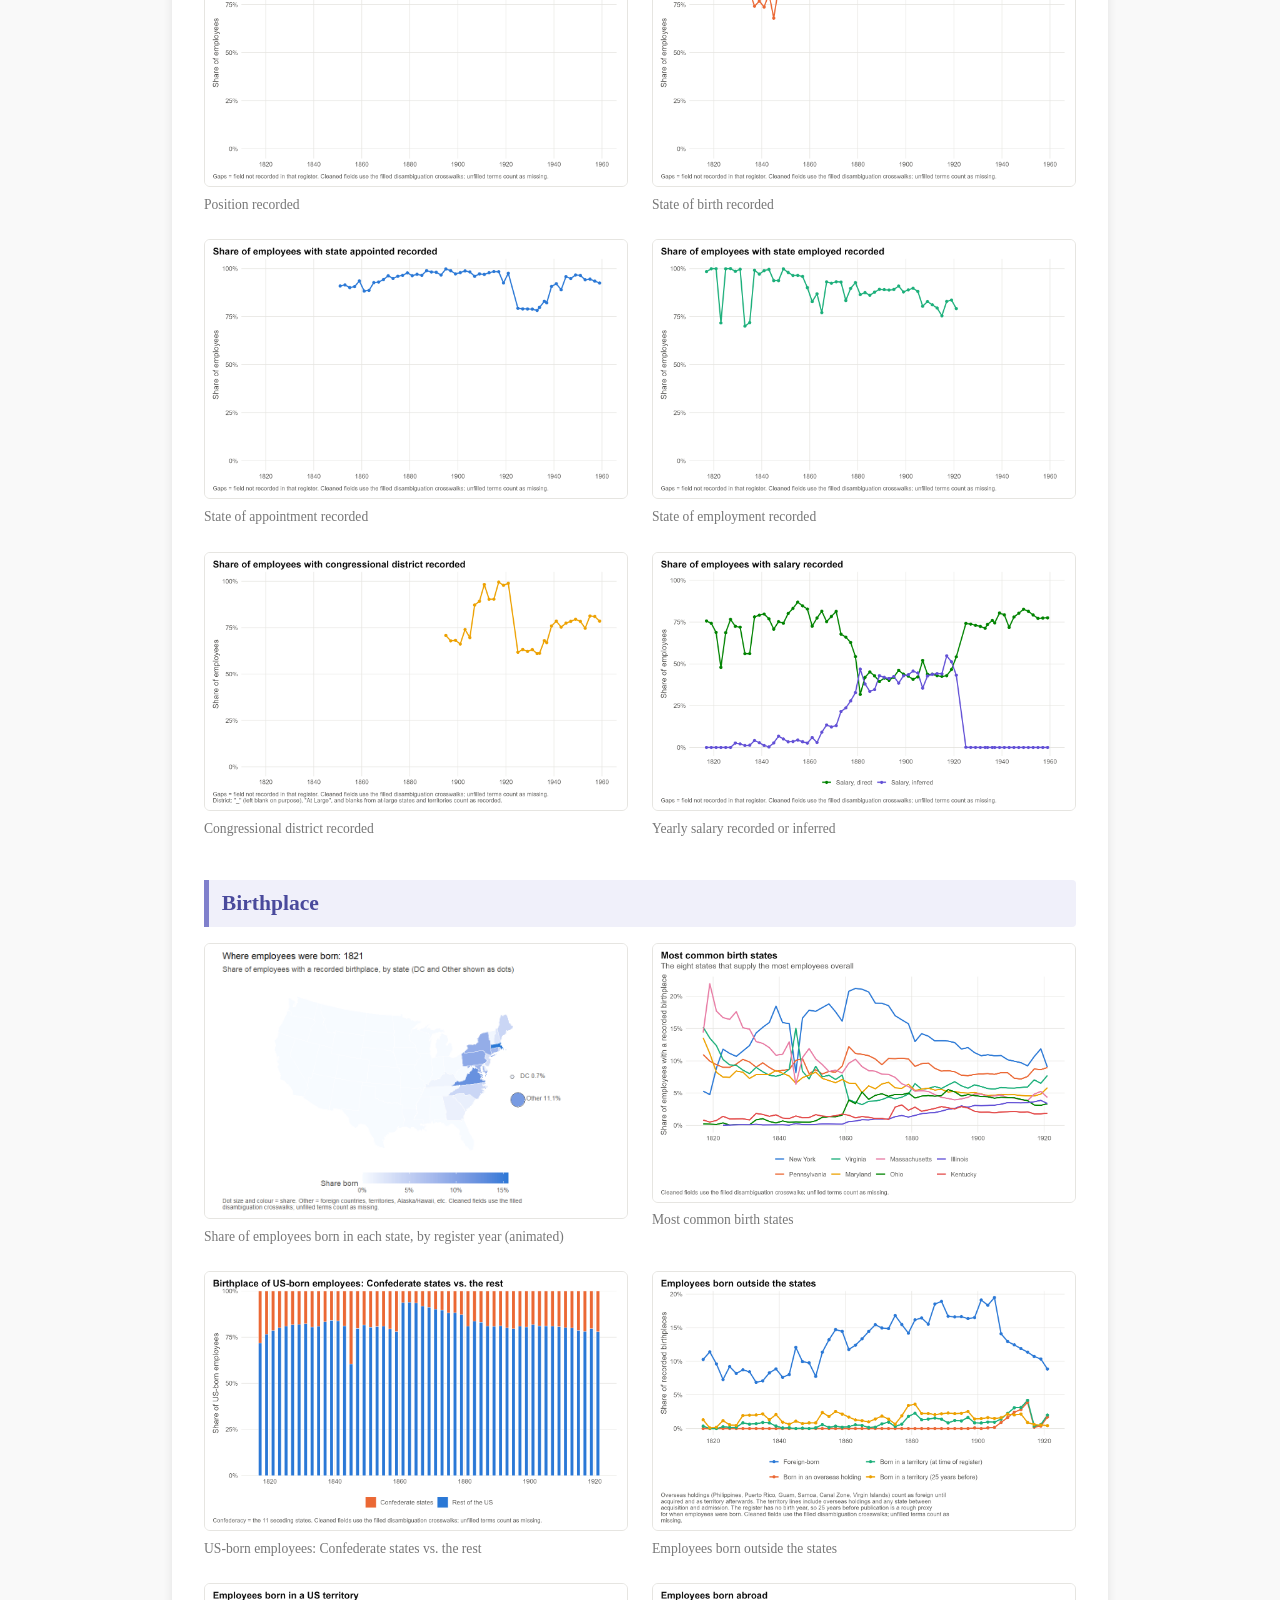
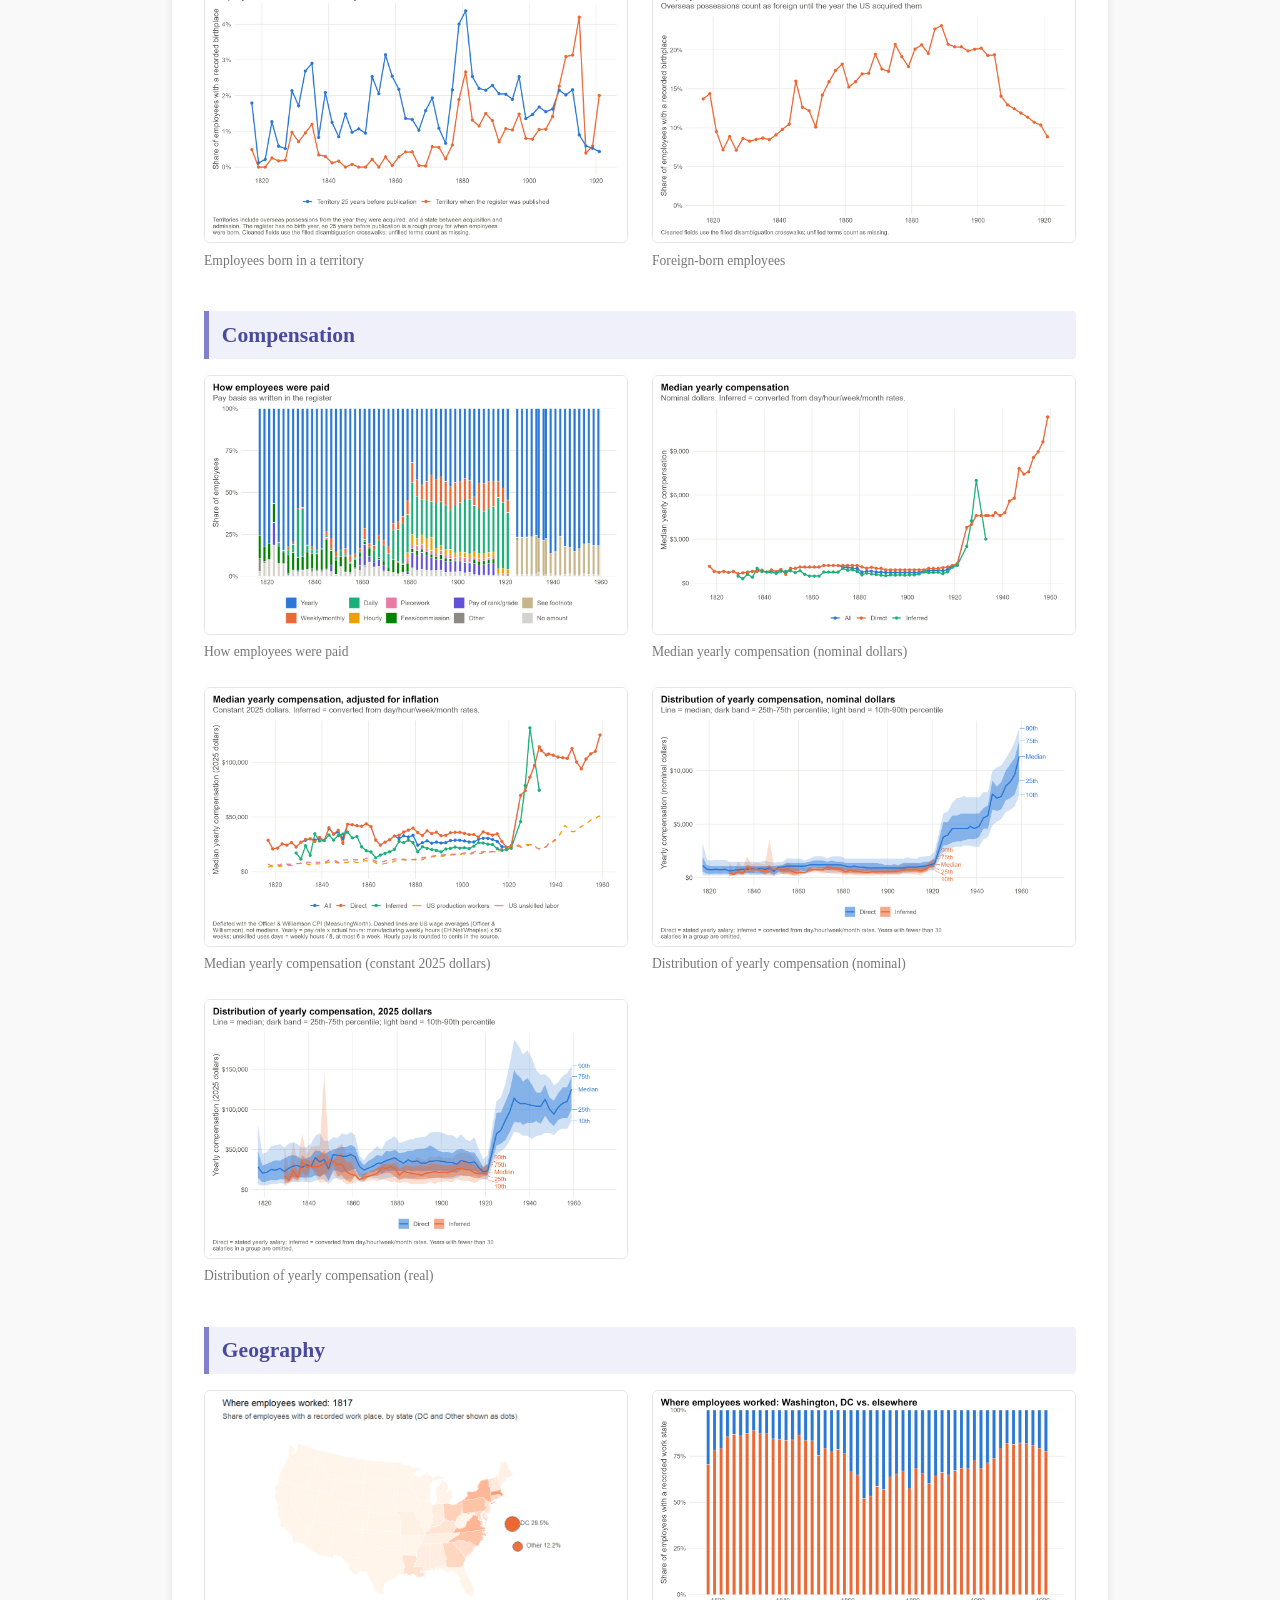
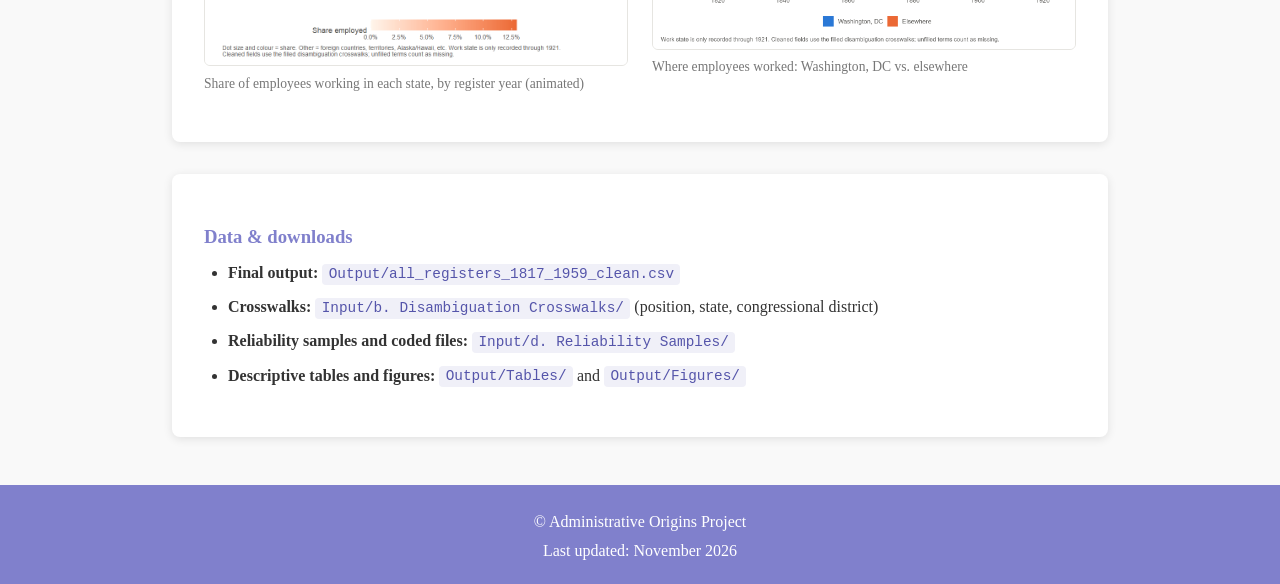
<file: individual.html>
(<!DOCTYPE html>
<html lang="en">
<head>
    <meta charset="UTF-8">
    <meta name="viewport" content="width=device-width, initial-scale=1.0">
    <title>Administrative Origins - Individual</title>
    <link rel="stylesheet" href="style.css">
</head>
<body>
    <header>
        <div class="container">
            <h1>Administrative Origins</h1>
            <p>A large-scale linked administrative dataset of the U.S. federal workforce</p>
        </div>
    </header>

    <nav>
        <ul>
            <li><a href="index.html">Home</a></li>
            <li class="dropdown active">
                <span class="dropdown-toggle">Data Generation &#9662;</span>
                <ul class="dropdown-menu">
                    <li><a href="individual.html" class="active">Individual</a></li>
                    <li><a href="organization.html">Organization</a></li>
                    <li><a href="occupation.html">Occupation</a></li>
                    <li><a href="clean.html">Clean</a></li>
                    <li><a href="civil-service-protections.html">Civil Service Protections</a></li>
                    <li><a href="appointments.html">Appointments</a></li>
                    <li><a href="census.html">Census</a></li>
                    <li><a href="legislation.html">Legislation</a></li>
                    <li><a href="oversight.html">Oversight</a></li>
                </ul>
            </li>
            <li class="dropdown">
                <span class="dropdown-toggle">Projects &#9662;</span>
                <ul class="dropdown-menu">
                    <li><a href="papers/example-paper.html">[Paper Title]</a></li>
                </ul>
            </li>
            <li><a href="contributors.html">Contributors</a></li>
        </ul>
    </nav>

    <div class="container">
        <section>
            <h2>Individual<span class="status-badge">In progress</span></h2>
            <p>This phase turns the yearly Official Registers of the United States (1817&ndash;1959) into a single standardized file with one row per person-year. It harmonizes column headers across eras and cleans the fields that the registers abbreviate inconsistently: position, birth state, appointing state, employing state (including filling it from the city where the register gives only a city) and congressional district. It also converts stated pay into a yearly figure. Abbreviations are resolved through crosswalks, which are filled from earlier hand codings, then by Claude, and checked against human coders. The scripts run in order, and each step reads the previous step&rsquo;s output.</p>
            <div class="btn-row" style="justify-content:center;">
                <a class="btn" href="https://uchicago.box.com/s/r2gqoev8bho623cby2e0e7or6xvlfs0m" id="download-output" target="_blank" rel="noopener">Download final output (CSV)</a>
                <a class="btn btn-outline" href="https://uchicago.box.com/s/t08v5jko8fby1tqbpaw12pawzwdkgsf3" id="download-folder" target="_blank" rel="noopener">Download full folder</a>
            </div>
            <p style="font-size:0.9rem; color:#777;">The final output is <code>all_registers_1817_1959_clean.csv</code> (about 800 MB). The full folder (about 13 GB) holds the code, the yearly register inputs and PDFs, the crosswalks, the reliability samples, and all output tables and figures.</p>
        </section>

        <section>
            <h3>Steps</h3>
            <ol>
                <li><strong>Bind all registers</strong> Reads the 73 yearly Official Register spreadsheets (1817&ndash;1959), standardizes their column headers across the three header eras, and binds them into one file. Exact repeats, and rows that differ only in where the person worked, are collapsed into one row, with <code>n_collapsed</code> recording how many original rows each stands for. Output: <code>all_registers_1817_1959.csv</code>.</li>

                <li><strong>Generate empty crosswalks</strong> The registers abbreviate and spell the same thing in many ways, so the raw <code>position</code>, <code>cong_district</code> and the three state fields (<code>state_born</code>, <code>state_appointed</code>, <code>state_employed</code>) are turned into crosswalks: one row per unique raw string, most frequent first, with an empty <code>_clean</code> column. Positions are only abbreviated in 1907&ndash;1921, so that crosswalk has one row per term <em>and year</em>; the three state fields share one crosswalk. A fifth crosswalk maps <code>city_employed</code> to a work state for rows that list a city but no state. Each crosswalk carries context columns (departments, offices, and the states people there were appointed from or born in) to help resolve ambiguities. Filled crosswalks are saved as separate <code>_filled.csv</code> files.</li>

                <li><strong>Fill crosswalks from hand codings</strong> Many of the abbreviated and otherwise unstandardized entries were decoded by Kevin Angell. His entries, which cover all of the most common position titles and locations, are added to the empty crosswalks.</li>

                <li><strong>Test Claude crosswalk generation</strong> Before using Claude to fill the remaining entries, we test it against human coders. The script draws random samples of still-unfilled entries (50 states, 50 districts, 150 positions, 50 cities). Then, Jon Rogowski and Lucas Cain filled these samples, and their results are compared to Claude (Sonnet 5.5, medium). The script reads back each coder&rsquo;s filled sample, and computes inter-coder agreement (pairwise agreement, Cohen&rsquo;s &kappa;, and Krippendorff&rsquo;s &alpha;). Disagreements are hand-marked as substantive or trivial, and agreement is reported both ways. The high agreement rates, and plausible entries by the LLM in cases of disagreement, justify step 5.</li>

                <li><strong>Fill crosswalks (Claude)</strong> The prompt used to have Claude fill the remaining blank crosswalk entries: districts and states first, then positions in batches, then the city-to-state crosswalk (every city individually, with a confidence rating and a REVIEW flag on uncertain fills). Each entry is checked individually against the printed abbreviation lists in <code>Input/c. Abbreviations</code>, and uncertain entries are left blank for human review. </li>

                <li><strong>Apply crosswalks and additional cleaning</strong> Applies the filled crosswalks to the master register to produce standardized state, district and position fields. Where a row has a city but no raw state, the work state is filled from the city crosswalk. Output: <code>all_registers_1817_1959_clean.csv</code>, which completes Phase 1.</li>

                <li><strong>Descriptive</strong> Tabulates and plots coverage by year for each cleaned field, birthplace patterns, compensation in nominal and real dollars (using the Officer&ndash;Williamson price and wage series), and employment geography. Tables and figures are written to <code>Output/Tables</code> and <code>Output/Figures</code>.</li>
            </ol>
        </section>

        <section>
            <h3>Replication code</h3>
            <p>All scripts are in <a href="code/individual/">code/individual/</a>. The R scripts pin package versions with <code>groundhog</code> (as of 2026-09-25) and read from and write to the Box folder <code>Data Generation/1. Individual</code>, so update the <code>base_dir</code> path at the top of each script to your local copy of the downloaded folder.</p>
        </section>

        <section>
            <h3>Inter-coder reliability</h3>
            <p>Output of script 4: three coders (two human, one LLM) filled random samples of crosswalk entries (50 states, 50 districts, 150 positions, 50 cities; two coders for cities). Agreement is shown for all differences and for substantive differences only, where each disagreement was hand-marked as substantive or trivial.</p>
            <div class="btn-row"><a class="btn btn-outline" href="https://uchicago.box.com/s/o37bc6v30ftxk0f0gr4dj826tig9ookl" target="_blank" rel="noopener">Download inter-coder disagreements (spreadsheet)</a></div>
            <table class="data-table"><caption>Krippendorff's &alpha; across the three coders, detailed coding</caption><thead><tr><th>Field</th><th>Items</th><th>Coders</th><th>&alpha; (all differences)</th><th>&alpha; (substantive differences only)</th></tr></thead><tbody><tr><td>Congressional district</td><td>50</td><td>3</td><td>0.847</td><td>0.961</td></tr><tr><td>Position</td><td>150</td><td>3</td><td>0.621</td><td>0.897</td></tr><tr><td>State</td><td>50</td><td>3</td><td>0.574</td><td>0.682</td></tr><tr><td>City &rarr; work state</td><td>50</td><td>2</td><td>0.911</td><td>0.970</td></tr></tbody></table>
            <table class="data-table"><caption>Pairwise agreement, detailed coding</caption><thead><tr><th>Field</th><th>Coders</th><th>Pair type</th><th>Items compared</th><th>% agree</th><th>Cohen&rsquo;s &kappa;</th></tr></thead><tbody><tr><td>Congressional district</td><td>Claude &ndash; Jon</td><td>human-LLM</td><td>39</td><td>87.2</td><td>0.868</td></tr><tr><td>Congressional district</td><td>Claude &ndash; Luke</td><td>human-LLM</td><td>46</td><td>82.6</td><td>0.822</td></tr><tr><td>Congressional district</td><td>Jon &ndash; Luke</td><td>human-human</td><td>40</td><td>85</td><td>0.846</td></tr><tr><td>Position</td><td>Claude &ndash; Jon</td><td>human-LLM</td><td>137</td><td>60.6</td><td>0.604</td></tr><tr><td>Position</td><td>Claude &ndash; Luke</td><td>human-LLM</td><td>141</td><td>66.7</td><td>0.665</td></tr><tr><td>Position</td><td>Jon &ndash; Luke</td><td>human-human</td><td>135</td><td>61.5</td><td>0.613</td></tr><tr><td>State</td><td>Claude &ndash; Jon</td><td>human-LLM</td><td>26</td><td>61.5</td><td>0.603</td></tr><tr><td>State</td><td>Claude &ndash; Luke</td><td>human-LLM</td><td>30</td><td>56.7</td><td>0.556</td></tr><tr><td>State</td><td>Jon &ndash; Luke</td><td>human-human</td><td>32</td><td>62.5</td><td>0.615</td></tr><tr><td>City &rarr; work state</td><td>Claude &ndash; Luke</td><td>human-LLM</td><td>35</td><td>91.4</td><td>0.910</td></tr></tbody></table>
            <table class="data-table"><caption>Items each coder filled in (blank = uncertain or skipped)</caption><thead><tr><th>Field</th><th>Coder</th><th>Type</th><th>Items filled</th><th>% filled</th></tr></thead><tbody><tr><td>Congressional district</td><td>Claude</td><td>LLM</td><td>46 of 50</td><td>92</td></tr><tr><td>Congressional district</td><td>Jon</td><td>human</td><td>40 of 50</td><td>80</td></tr><tr><td>Congressional district</td><td>Luke</td><td>human</td><td>50 of 50</td><td>100</td></tr><tr><td>Position</td><td>Claude</td><td>LLM</td><td>146 of 150</td><td>97.3</td></tr><tr><td>Position</td><td>Jon</td><td>human</td><td>139 of 150</td><td>92.7</td></tr><tr><td>Position</td><td>Luke</td><td>human</td><td>142 of 150</td><td>94.7</td></tr><tr><td>State</td><td>Claude</td><td>LLM</td><td>31 of 50</td><td>62</td></tr><tr><td>State</td><td>Jon</td><td>human</td><td>32 of 50</td><td>64</td></tr><tr><td>State</td><td>Luke</td><td>human</td><td>38 of 50</td><td>76</td></tr><tr><td>City &rarr; work state</td><td>Claude</td><td>LLM</td><td>43 of 50</td><td>86</td></tr><tr><td>City &rarr; work state</td><td>Jon</td><td>human</td><td>0 of 50</td><td>0</td></tr><tr><td>City &rarr; work state</td><td>Luke</td><td>human</td><td>36 of 50</td><td>72</td></tr></tbody></table>
            <div class="figure-grid">
                <figure><a href="images/individual/intercoder_agreement.png?v=20261104" target="_blank"><img src="images/individual/intercoder_agreement.png?v=20261104" alt="Pairwise inter-coder agreement" loading="lazy"></a><figcaption>Pairwise inter-coder agreement</figcaption></figure>
            </div>
        </section>

        <section>
            <h3>Descriptive plots</h3>
            <p>Output of script 7. Gaps in the coverage plots mean the field was not recorded in that register. Click a plot to enlarge it.</p>
<h4>Coverage</h4>
            <div class="figure-grid">
                <figure><a href="images/individual/employees_by_year.png?v=20261104" target="_blank"><img src="images/individual/employees_by_year.png?v=20261104" alt="Number of employees listed in each register" loading="lazy"></a><figcaption>Number of employees listed in each register</figcaption></figure>
<figure><a href="images/individual/coverage_by_year.png?v=20261104" target="_blank"><img src="images/individual/coverage_by_year.png?v=20261104" alt="Share of employees with each field recorded" loading="lazy"></a><figcaption>Share of employees with each field recorded (all fields)</figcaption></figure>
<figure><a href="images/individual/coverage_position_by_year.png?v=20261104" target="_blank"><img src="images/individual/coverage_position_by_year.png?v=20261104" alt="Position recorded" loading="lazy"></a><figcaption>Position recorded</figcaption></figure>
                <figure><a href="images/individual/coverage_state_born_by_year.png?v=20261104" target="_blank"><img src="images/individual/coverage_state_born_by_year.png?v=20261104" alt="State of birth recorded" loading="lazy"></a><figcaption>State of birth recorded</figcaption></figure>
                <figure><a href="images/individual/coverage_state_appointed_by_year.png?v=20261104" target="_blank"><img src="images/individual/coverage_state_appointed_by_year.png?v=20261104" alt="State of appointment recorded" loading="lazy"></a><figcaption>State of appointment recorded</figcaption></figure>
                <figure><a href="images/individual/coverage_state_employed_by_year.png?v=20261104" target="_blank"><img src="images/individual/coverage_state_employed_by_year.png?v=20261104" alt="State of employment recorded" loading="lazy"></a><figcaption>State of employment recorded</figcaption></figure>
                <figure><a href="images/individual/coverage_congressional_district_by_year.png?v=20261104" target="_blank"><img src="images/individual/coverage_congressional_district_by_year.png?v=20261104" alt="Congressional district recorded" loading="lazy"></a><figcaption>Congressional district recorded</figcaption></figure>
                <figure><a href="images/individual/coverage_salary_by_year.png?v=20261104" target="_blank"><img src="images/individual/coverage_salary_by_year.png?v=20261104" alt="Yearly salary recorded or inferred" loading="lazy"></a><figcaption>Yearly salary recorded or inferred</figcaption></figure>
            </div>
            <h4>Birthplace</h4>
            <div class="figure-grid">
                <figure><a href="images/individual/state_born_heatmap.gif?v=20261104" target="_blank"><img src="images/individual/state_born_heatmap.gif?v=20261104" alt="Share of employees born in each state, by register year (animated)" loading="lazy"></a><figcaption>Share of employees born in each state, by register year (animated)</figcaption></figure>
                <figure><a href="images/individual/top_birth_states_by_year.png?v=20261104" target="_blank"><img src="images/individual/top_birth_states_by_year.png?v=20261104" alt="Most common birth states" loading="lazy"></a><figcaption>Most common birth states</figcaption></figure>
                <figure><a href="images/individual/born_confederacy_vs_rest.png?v=20261104" target="_blank"><img src="images/individual/born_confederacy_vs_rest.png?v=20261104" alt="US-born employees: Confederate states vs. the rest" loading="lazy"></a><figcaption>US-born employees: Confederate states vs. the rest</figcaption></figure>
                <figure><a href="images/individual/born_outside_states_by_year.png?v=20261104" target="_blank"><img src="images/individual/born_outside_states_by_year.png?v=20261104" alt="Employees born outside the states" loading="lazy"></a><figcaption>Employees born outside the states</figcaption></figure>
                <figure><a href="images/individual/born_in_territory_by_year.png?v=20261104" target="_blank"><img src="images/individual/born_in_territory_by_year.png?v=20261104" alt="Employees born in a territory" loading="lazy"></a><figcaption>Employees born in a territory</figcaption></figure>
                <figure><a href="images/individual/foreign_born_by_year.png?v=20261104" target="_blank"><img src="images/individual/foreign_born_by_year.png?v=20261104" alt="Foreign-born employees" loading="lazy"></a><figcaption>Foreign-born employees</figcaption></figure>
            </div>
            <h4>Compensation</h4>
            <div class="figure-grid">
                <figure><a href="images/individual/pay_type_by_year.png?v=20261104" target="_blank"><img src="images/individual/pay_type_by_year.png?v=20261104" alt="How employees were paid" loading="lazy"></a><figcaption>How employees were paid</figcaption></figure>
                <figure><a href="images/individual/median_yearly_compensation.png?v=20261104" target="_blank"><img src="images/individual/median_yearly_compensation.png?v=20261104" alt="Median yearly compensation (nominal dollars)" loading="lazy"></a><figcaption>Median yearly compensation (nominal dollars)</figcaption></figure>
                <figure><a href="images/individual/median_yearly_compensation_real.png?v=20261104" target="_blank"><img src="images/individual/median_yearly_compensation_real.png?v=20261104" alt="Median yearly compensation (constant 2025 dollars)" loading="lazy"></a><figcaption>Median yearly compensation (constant 2025 dollars)</figcaption></figure>
                <figure><a href="images/individual/salary_distribution_nominal.png?v=20261104" target="_blank"><img src="images/individual/salary_distribution_nominal.png?v=20261104" alt="Distribution of yearly compensation (nominal)" loading="lazy"></a><figcaption>Distribution of yearly compensation (nominal)</figcaption></figure>
                <figure><a href="images/individual/salary_distribution_real.png?v=20261104" target="_blank"><img src="images/individual/salary_distribution_real.png?v=20261104" alt="Distribution of yearly compensation (real)" loading="lazy"></a><figcaption>Distribution of yearly compensation (real)</figcaption></figure>
            </div>
            <h4>Geography</h4>
            <div class="figure-grid">
                <figure><a href="images/individual/state_employed_heatmap.gif?v=20261104" target="_blank"><img src="images/individual/state_employed_heatmap.gif?v=20261104" alt="Share of employees working in each state, by register year (animated)" loading="lazy"></a><figcaption>Share of employees working in each state, by register year (animated)</figcaption></figure>
                <figure><a href="images/individual/employed_dc_vs_elsewhere.png?v=20261104" target="_blank"><img src="images/individual/employed_dc_vs_elsewhere.png?v=20261104" alt="Where employees worked: Washington, DC vs. elsewhere" loading="lazy"></a><figcaption>Where employees worked: Washington, DC vs. elsewhere</figcaption></figure>
            </div>
        </section>

        <section>
            <h3>Data &amp; downloads</h3>
            <ul>
                <li><strong>Final output:</strong> <code>Output/all_registers_1817_1959_clean.csv</code></li>
                <li><strong>Crosswalks:</strong> <code>Input/b. Disambiguation Crosswalks/</code> (position, state, congressional district)</li>
                <li><strong>Reliability samples and coded files:</strong> <code>Input/d. Reliability Samples/</code></li>
                <li><strong>Descriptive tables and figures:</strong> <code>Output/Tables/</code> and <code>Output/Figures/</code></li>
            </ul>
        </section>

    </div>

    <footer>
        <div class="container">
            <p>&copy; Administrative Origins Project</p>
            <p>Last updated: November 2026</p>
        </div>
    </footer>
</body>
</html>
</file>
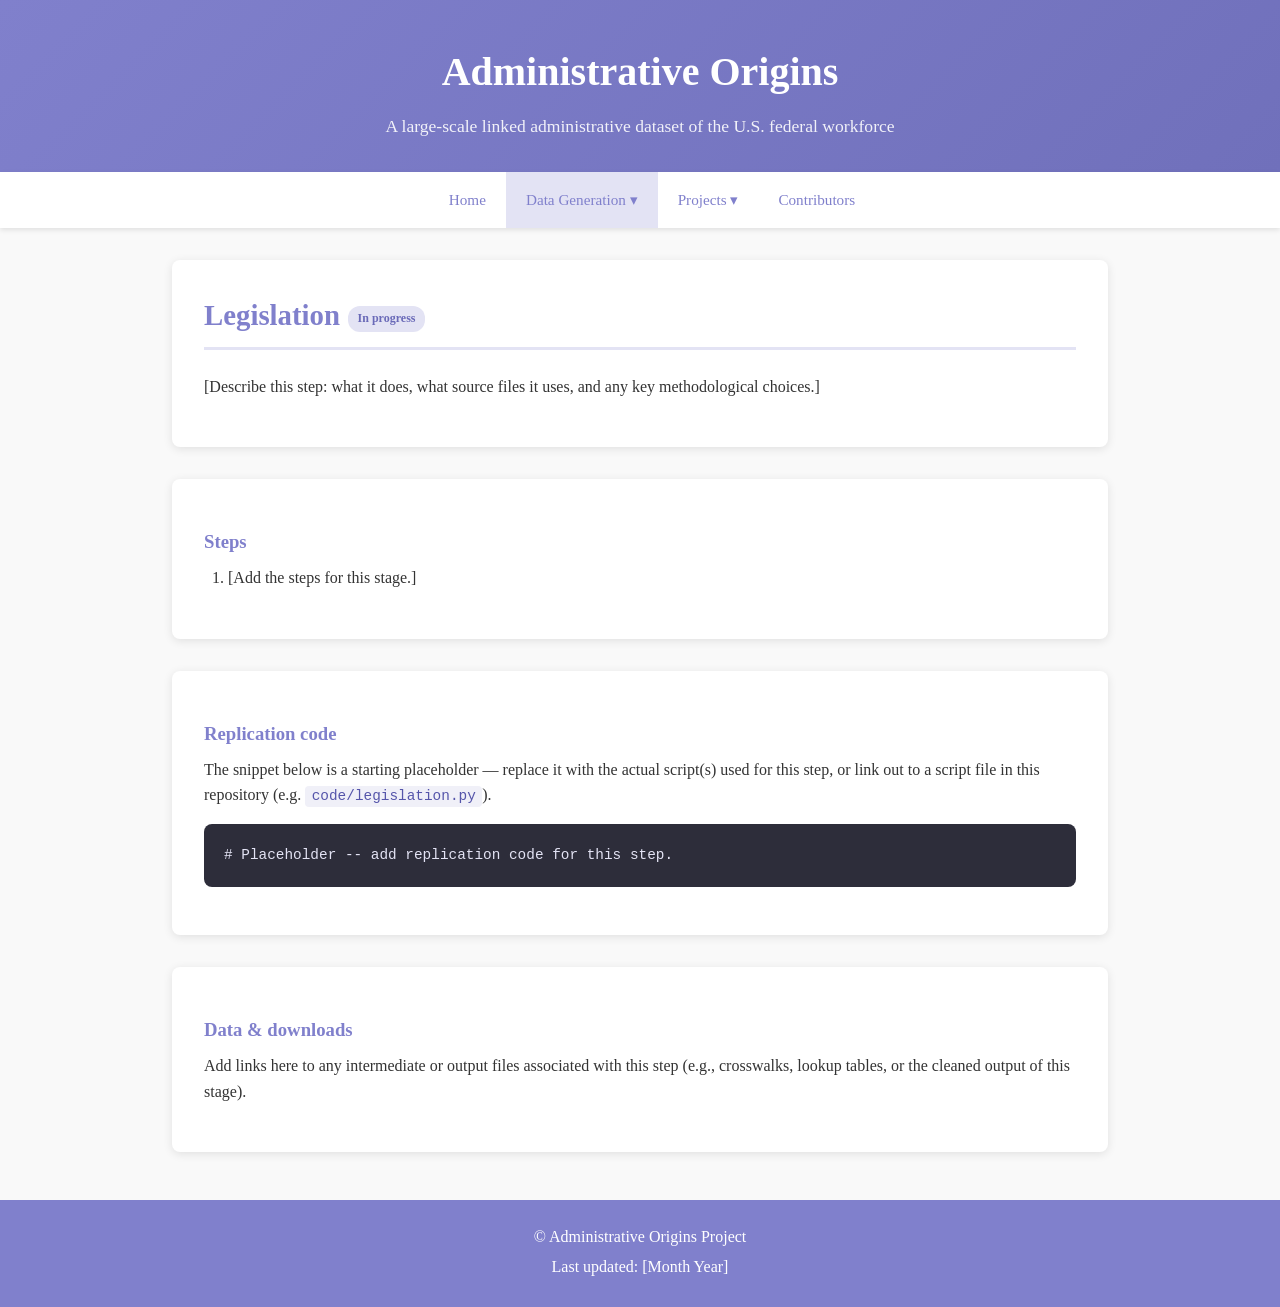
<file: legislation.html>
<!DOCTYPE html>
<html lang="en">
<head>
    <meta charset="UTF-8">
    <meta name="viewport" content="width=device-width, initial-scale=1.0">
    <title>Administrative Origins - Legislation</title>
    <link rel="stylesheet" href="style.css">
</head>
<body>
    <header>
        <div class="container">
            <h1>Administrative Origins</h1>
            <p>A large-scale linked administrative dataset of the U.S. federal workforce</p>
        </div>
    </header>

    <nav>
        <ul>
            <li><a href="index.html">Home</a></li>
            <li class="dropdown active">
                <span class="dropdown-toggle">Data Generation &#9662;</span>
                <ul class="dropdown-menu">
                    <li><a href="individual.html">Individual</a></li>
                    <li><a href="organization.html">Organization</a></li>
                    <li><a href="occupation.html">Occupation</a></li>
                    <li><a href="clean.html">Clean</a></li>
                    <li><a href="civil-service-protections.html">Civil Service Protections</a></li>
                    <li><a href="appointments.html">Appointments</a></li>
                    <li><a href="census.html">Census</a></li>
                    <li><a href="legislation.html" class="active">Legislation</a></li>
                    <li><a href="oversight.html">Oversight</a></li>
                </ul>
            </li>
            <li class="dropdown">
                <span class="dropdown-toggle">Projects &#9662;</span>
                <ul class="dropdown-menu">
                    <li><a href="papers/example-paper.html">[Paper Title]</a></li>
                </ul>
            </li>
            <li><a href="contributors.html">Contributors</a></li>
        </ul>
    </nav>

    <div class="container">
        <section>
            <h2>Legislation<span class="status-badge">In progress</span></h2>
            <p>[Describe this step: what it does, what source files it uses, and any key methodological choices.]</p>
        </section>

        <section>
            <h3>Steps</h3>
            <ol>
                <li>[Add the steps for this stage.]</li>
            </ol>
        </section>

        <section>
            <h3>Replication code</h3>
            <p>The snippet below is a starting placeholder &mdash; replace it with the actual script(s) used for this step, or link out to a script file in this repository (e.g. <code>code/legislation.py</code>).</p>
            <pre><code># Placeholder -- add replication code for this step.
</code></pre>
        </section>

        <section>
            <h3>Data &amp; downloads</h3>
            <p>Add links here to any intermediate or output files associated with this step (e.g., crosswalks, lookup tables, or the cleaned output of this stage).</p>
        </section>

    </div>

    <footer>
        <div class="container">
            <p>&copy; Administrative Origins Project</p>
            <p>Last updated: [Month Year]</p>
        </div>
    </footer>
</body>
</html>
</file>
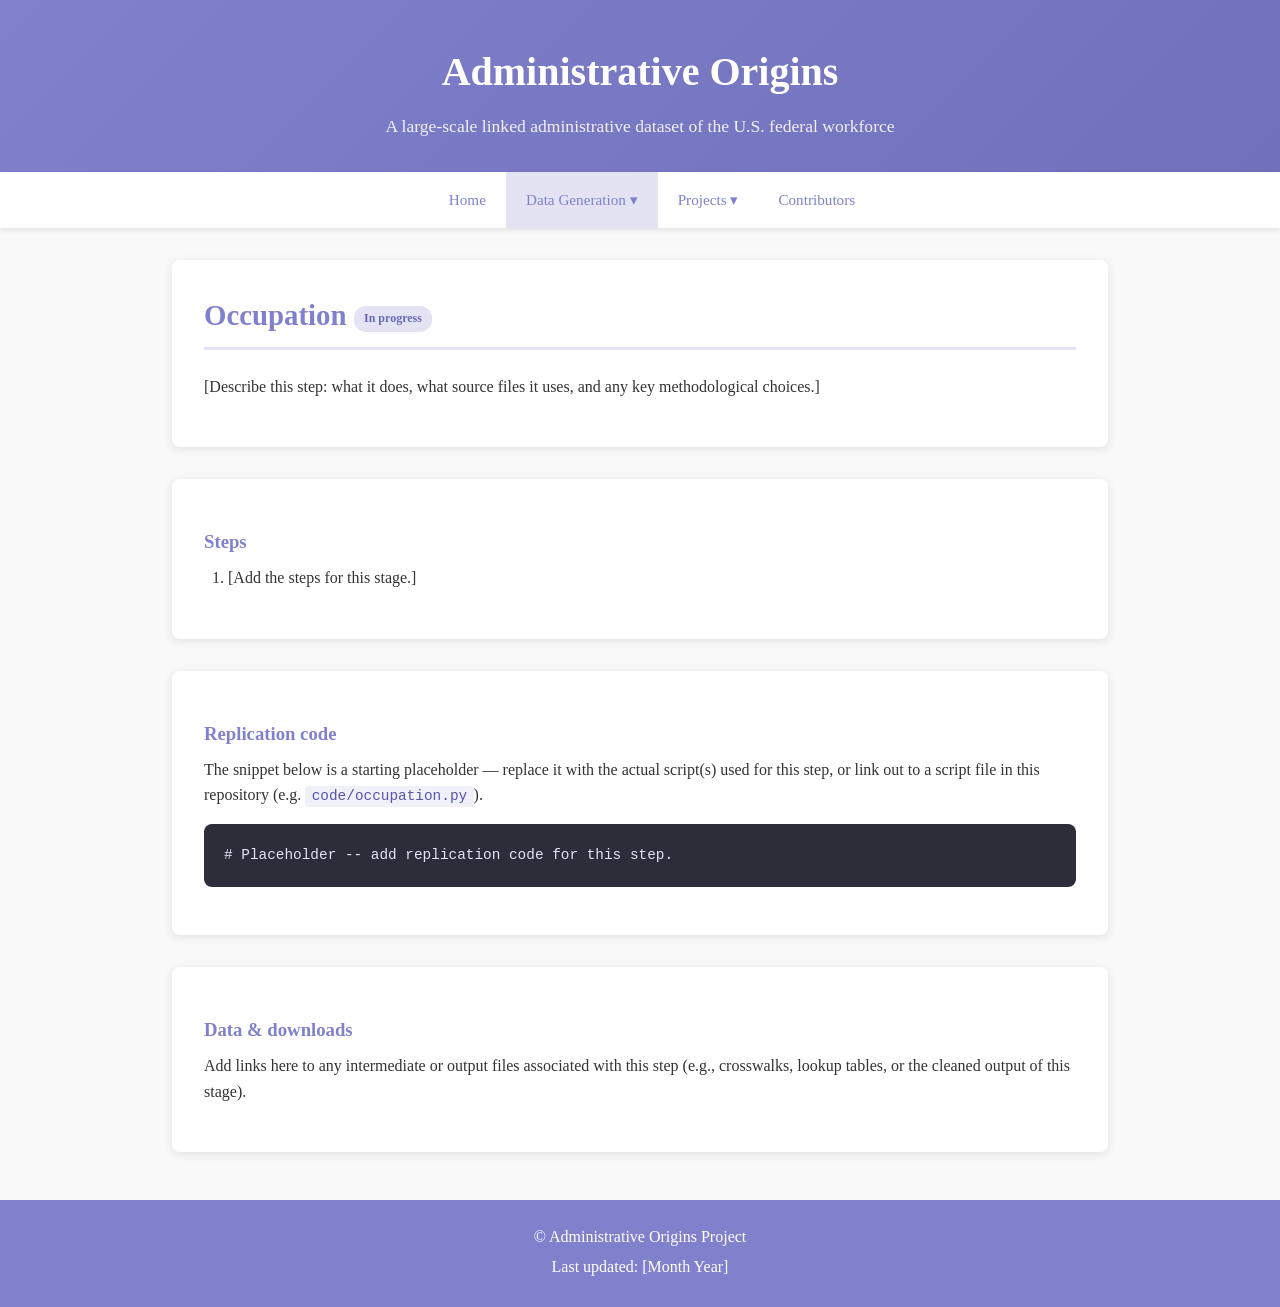
<file: occupation.html>
<!DOCTYPE html>
<html lang="en">
<head>
    <meta charset="UTF-8">
    <meta name="viewport" content="width=device-width, initial-scale=1.0">
    <title>Administrative Origins - Occupation</title>
    <link rel="stylesheet" href="style.css">
</head>
<body>
    <header>
        <div class="container">
            <h1>Administrative Origins</h1>
            <p>A large-scale linked administrative dataset of the U.S. federal workforce</p>
        </div>
    </header>

    <nav>
        <ul>
            <li><a href="index.html">Home</a></li>
            <li class="dropdown active">
                <span class="dropdown-toggle">Data Generation &#9662;</span>
                <ul class="dropdown-menu">
                    <li><a href="individual.html">Individual</a></li>
                    <li><a href="organization.html">Organization</a></li>
                    <li><a href="occupation.html" class="active">Occupation</a></li>
                    <li><a href="clean.html">Clean</a></li>
                    <li><a href="civil-service-protections.html">Civil Service Protections</a></li>
                    <li><a href="appointments.html">Appointments</a></li>
                    <li><a href="census.html">Census</a></li>
                    <li><a href="legislation.html">Legislation</a></li>
                    <li><a href="oversight.html">Oversight</a></li>
                </ul>
            </li>
            <li class="dropdown">
                <span class="dropdown-toggle">Projects &#9662;</span>
                <ul class="dropdown-menu">
                    <li><a href="papers/example-paper.html">[Paper Title]</a></li>
                </ul>
            </li>
            <li><a href="contributors.html">Contributors</a></li>
        </ul>
    </nav>

    <div class="container">
        <section>
            <h2>Occupation<span class="status-badge">In progress</span></h2>
            <p>[Describe this step: what it does, what source files it uses, and any key methodological choices.]</p>
        </section>

        <section>
            <h3>Steps</h3>
            <ol>
                <li>[Add the steps for this stage.]</li>
            </ol>
        </section>

        <section>
            <h3>Replication code</h3>
            <p>The snippet below is a starting placeholder &mdash; replace it with the actual script(s) used for this step, or link out to a script file in this repository (e.g. <code>code/occupation.py</code>).</p>
            <pre><code># Placeholder -- add replication code for this step.
</code></pre>
        </section>

        <section>
            <h3>Data &amp; downloads</h3>
            <p>Add links here to any intermediate or output files associated with this step (e.g., crosswalks, lookup tables, or the cleaned output of this stage).</p>
        </section>

    </div>

    <footer>
        <div class="container">
            <p>&copy; Administrative Origins Project</p>
            <p>Last updated: [Month Year]</p>
        </div>
    </footer>
</body>
</html>
</file>
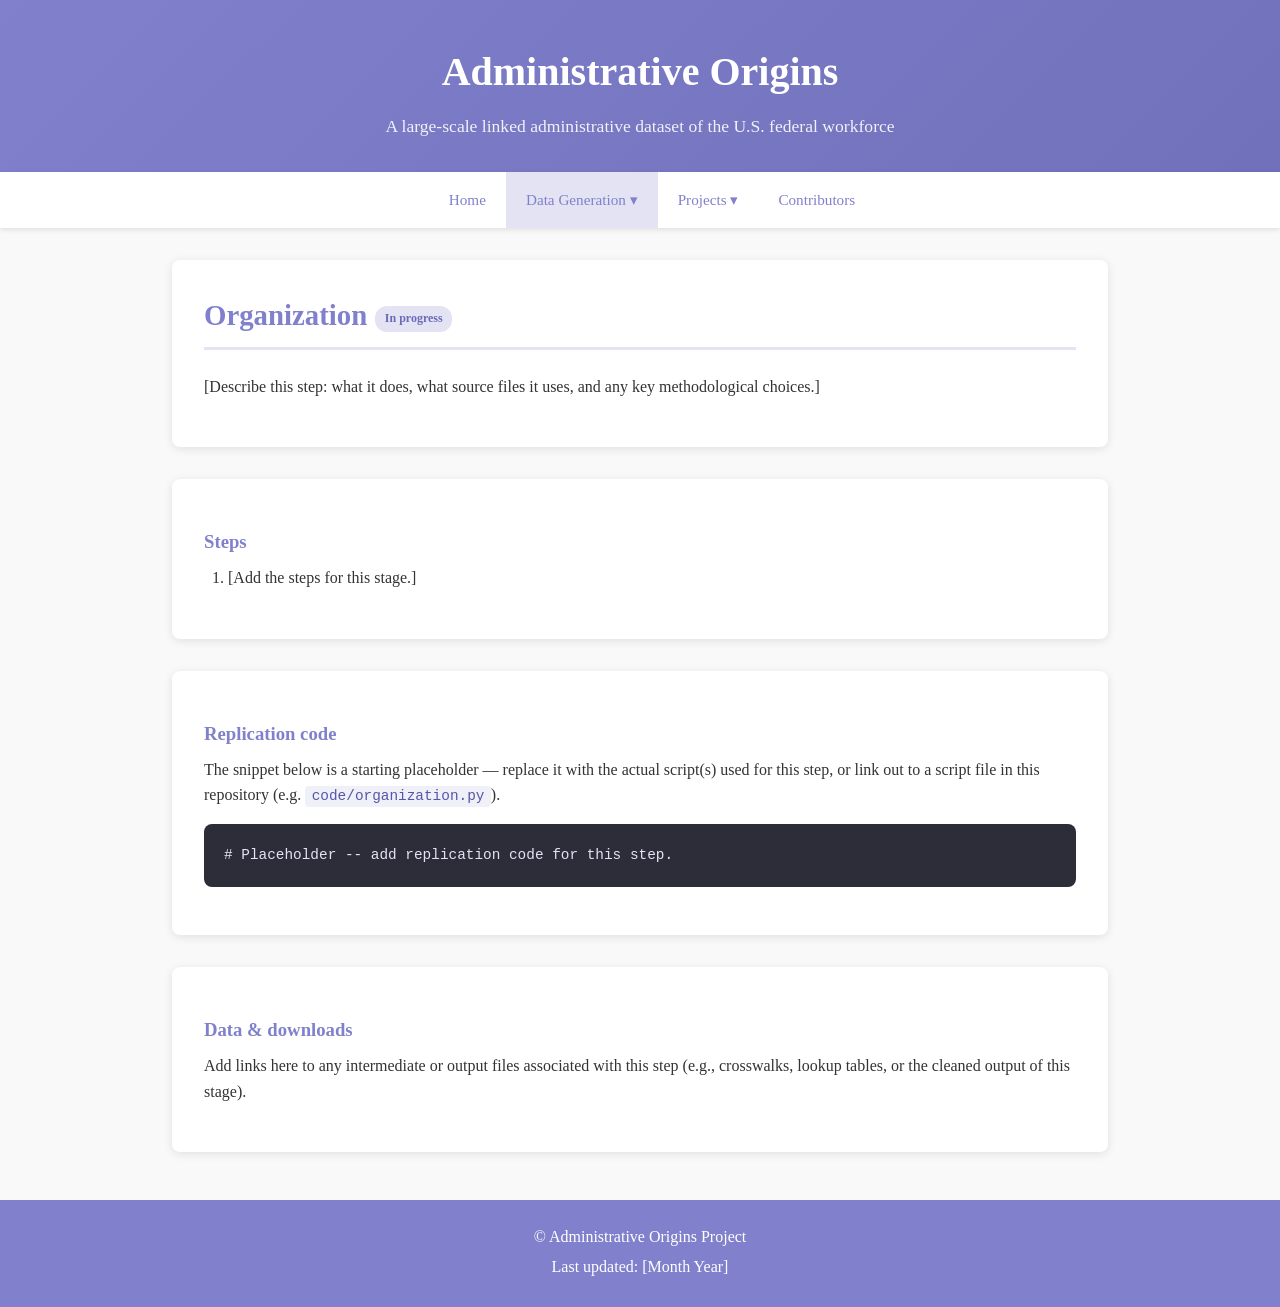
<file: organization.html>
<!DOCTYPE html>
<html lang="en">
<head>
    <meta charset="UTF-8">
    <meta name="viewport" content="width=device-width, initial-scale=1.0">
    <title>Administrative Origins - Organization</title>
    <link rel="stylesheet" href="style.css">
</head>
<body>
    <header>
        <div class="container">
            <h1>Administrative Origins</h1>
            <p>A large-scale linked administrative dataset of the U.S. federal workforce</p>
        </div>
    </header>

    <nav>
        <ul>
            <li><a href="index.html">Home</a></li>
            <li class="dropdown active">
                <span class="dropdown-toggle">Data Generation &#9662;</span>
                <ul class="dropdown-menu">
                    <li><a href="individual.html">Individual</a></li>
                    <li><a href="organization.html" class="active">Organization</a></li>
                    <li><a href="occupation.html">Occupation</a></li>
                    <li><a href="clean.html">Clean</a></li>
                    <li><a href="civil-service-protections.html">Civil Service Protections</a></li>
                    <li><a href="appointments.html">Appointments</a></li>
                    <li><a href="census.html">Census</a></li>
                    <li><a href="legislation.html">Legislation</a></li>
                    <li><a href="oversight.html">Oversight</a></li>
                </ul>
            </li>
            <li class="dropdown">
                <span class="dropdown-toggle">Projects &#9662;</span>
                <ul class="dropdown-menu">
                    <li><a href="papers/example-paper.html">[Paper Title]</a></li>
                </ul>
            </li>
            <li><a href="contributors.html">Contributors</a></li>
        </ul>
    </nav>

    <div class="container">
        <section>
            <h2>Organization<span class="status-badge">In progress</span></h2>
            <p>[Describe this step: what it does, what source files it uses, and any key methodological choices.]</p>
        </section>

        <section>
            <h3>Steps</h3>
            <ol>
                <li>[Add the steps for this stage.]</li>
            </ol>
        </section>

        <section>
            <h3>Replication code</h3>
            <p>The snippet below is a starting placeholder &mdash; replace it with the actual script(s) used for this step, or link out to a script file in this repository (e.g. <code>code/organization.py</code>).</p>
            <pre><code># Placeholder -- add replication code for this step.
</code></pre>
        </section>

        <section>
            <h3>Data &amp; downloads</h3>
            <p>Add links here to any intermediate or output files associated with this step (e.g., crosswalks, lookup tables, or the cleaned output of this stage).</p>
        </section>

    </div>

    <footer>
        <div class="container">
            <p>&copy; Administrative Origins Project</p>
            <p>Last updated: [Month Year]</p>
        </div>
    </footer>
</body>
</html>
</file>
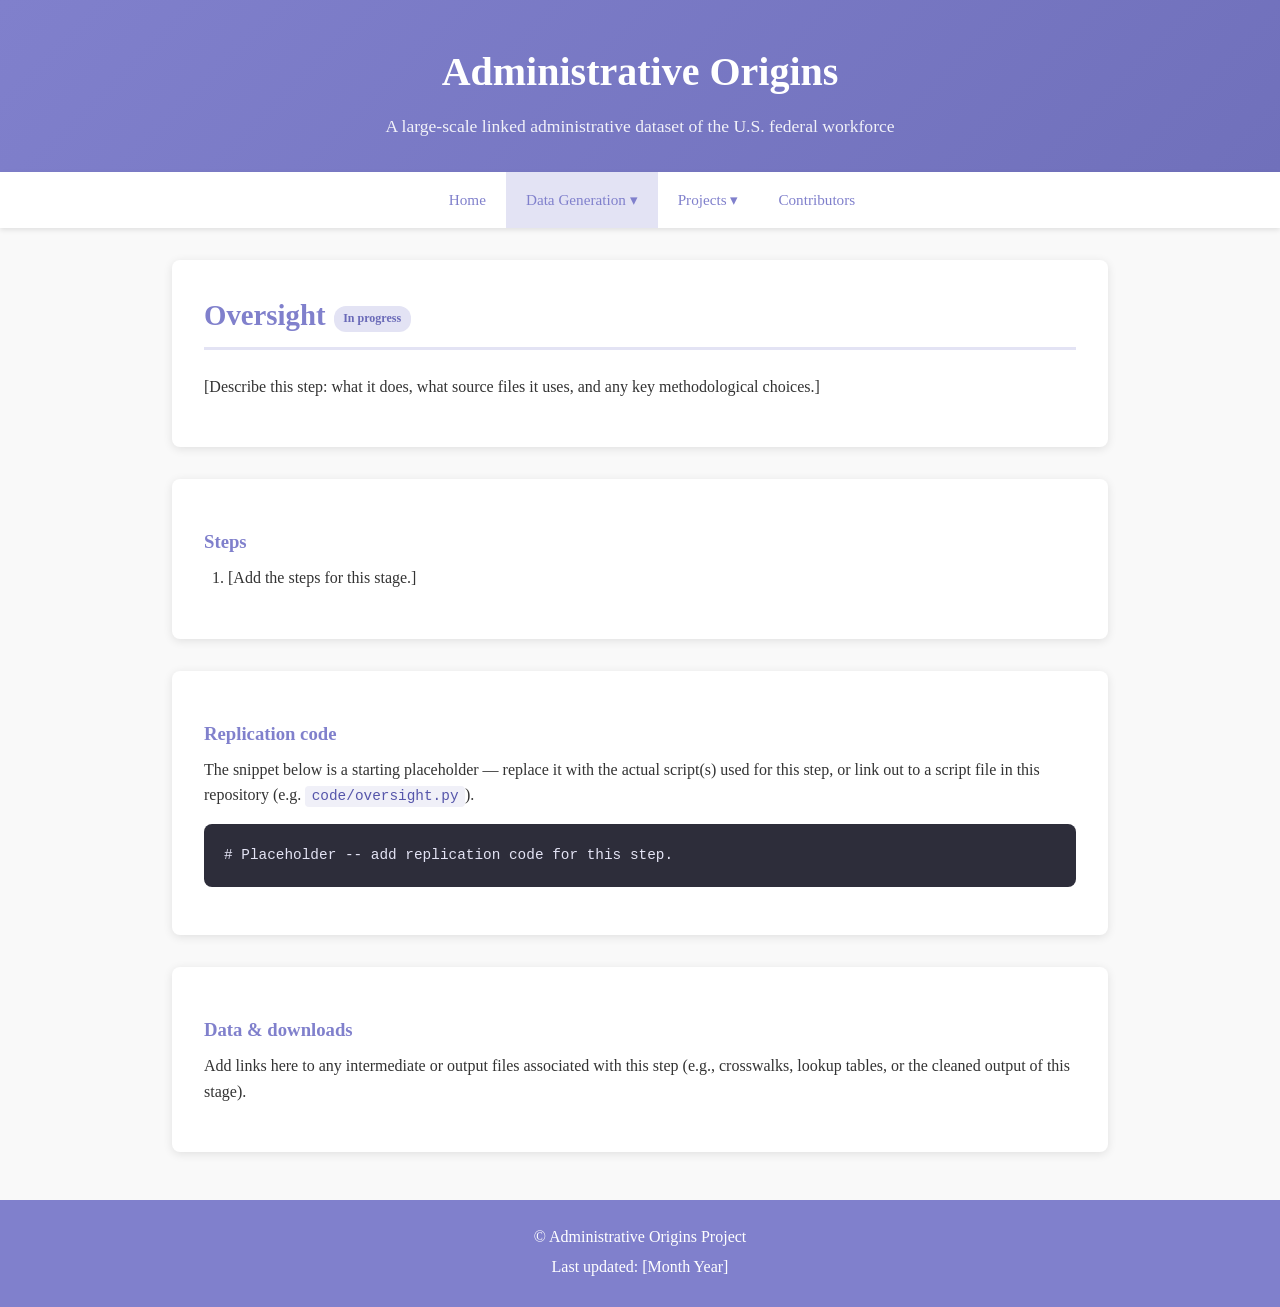
<file: oversight.html>
<!DOCTYPE html>
<html lang="en">
<head>
    <meta charset="UTF-8">
    <meta name="viewport" content="width=device-width, initial-scale=1.0">
    <title>Administrative Origins - Oversight</title>
    <link rel="stylesheet" href="style.css">
</head>
<body>
    <header>
        <div class="container">
            <h1>Administrative Origins</h1>
            <p>A large-scale linked administrative dataset of the U.S. federal workforce</p>
        </div>
    </header>

    <nav>
        <ul>
            <li><a href="index.html">Home</a></li>
            <li class="dropdown active">
                <span class="dropdown-toggle">Data Generation &#9662;</span>
                <ul class="dropdown-menu">
                    <li><a href="individual.html">Individual</a></li>
                    <li><a href="organization.html">Organization</a></li>
                    <li><a href="occupation.html">Occupation</a></li>
                    <li><a href="clean.html">Clean</a></li>
                    <li><a href="civil-service-protections.html">Civil Service Protections</a></li>
                    <li><a href="appointments.html">Appointments</a></li>
                    <li><a href="census.html">Census</a></li>
                    <li><a href="legislation.html">Legislation</a></li>
                    <li><a href="oversight.html" class="active">Oversight</a></li>
                </ul>
            </li>
            <li class="dropdown">
                <span class="dropdown-toggle">Projects &#9662;</span>
                <ul class="dropdown-menu">
                    <li><a href="papers/example-paper.html">[Paper Title]</a></li>
                </ul>
            </li>
            <li><a href="contributors.html">Contributors</a></li>
        </ul>
    </nav>

    <div class="container">
        <section>
            <h2>Oversight<span class="status-badge">In progress</span></h2>
            <p>[Describe this step: what it does, what source files it uses, and any key methodological choices.]</p>
        </section>

        <section>
            <h3>Steps</h3>
            <ol>
                <li>[Add the steps for this stage.]</li>
            </ol>
        </section>

        <section>
            <h3>Replication code</h3>
            <p>The snippet below is a starting placeholder &mdash; replace it with the actual script(s) used for this step, or link out to a script file in this repository (e.g. <code>code/oversight.py</code>).</p>
            <pre><code># Placeholder -- add replication code for this step.
</code></pre>
        </section>

        <section>
            <h3>Data &amp; downloads</h3>
            <p>Add links here to any intermediate or output files associated with this step (e.g., crosswalks, lookup tables, or the cleaned output of this stage).</p>
        </section>

    </div>

    <footer>
        <div class="container">
            <p>&copy; Administrative Origins Project</p>
            <p>Last updated: [Month Year]</p>
        </div>
    </footer>
</body>
</html>
</file>
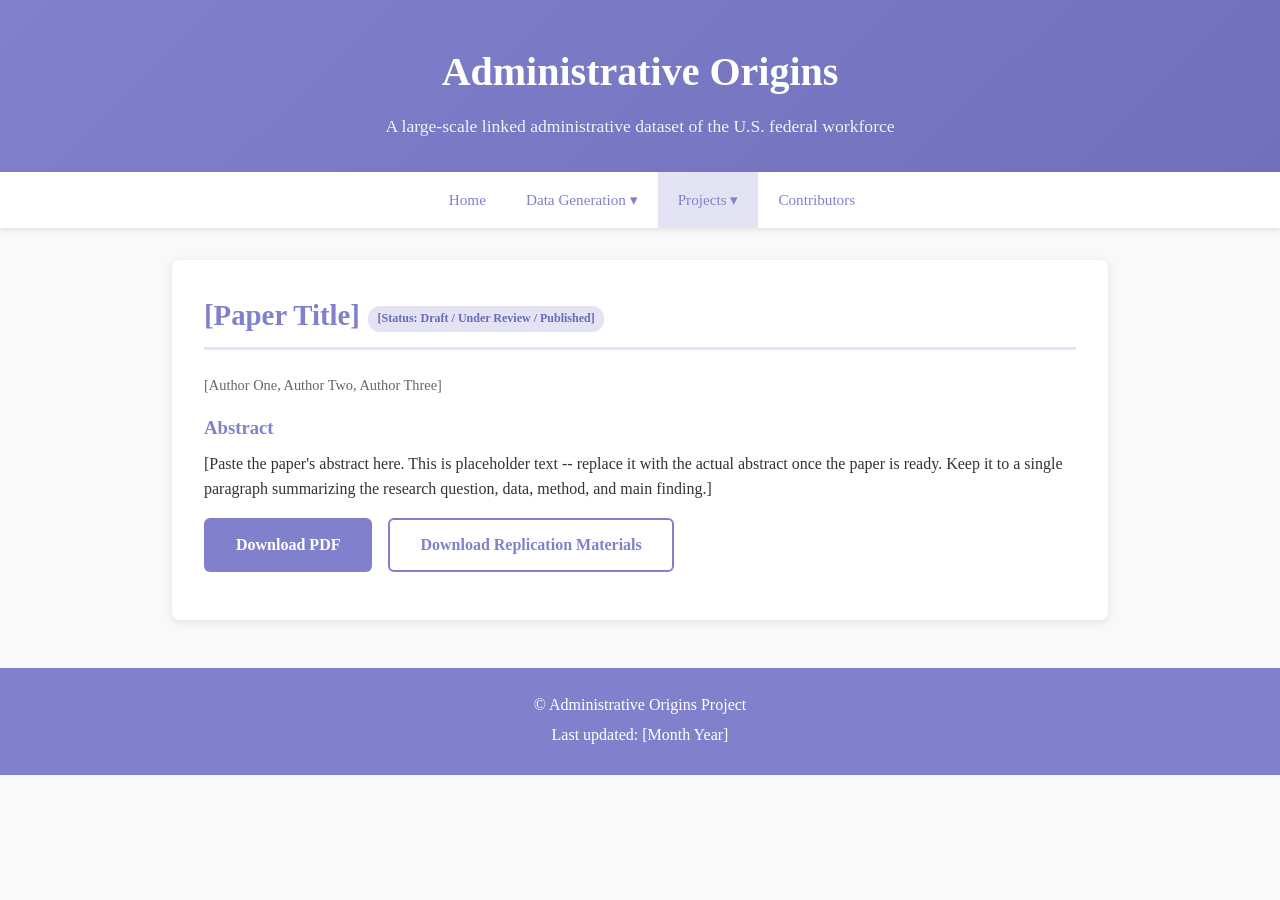
<file: papers/example-paper.html>
<!DOCTYPE html>
<html lang="en">
<head>
    <meta charset="UTF-8">
    <meta name="viewport" content="width=device-width, initial-scale=1.0">
    <title>Administrative Origins - [Paper Title]</title>
    <link rel="stylesheet" href="../style.css">
</head>
<body>
    <header>
        <div class="container">
            <h1>Administrative Origins</h1>
            <p>A large-scale linked administrative dataset of the U.S. federal workforce</p>
        </div>
    </header>

    <nav>
        <ul>
            <li><a href="../index.html">Home</a></li>
            <li class="dropdown">
                <span class="dropdown-toggle">Data Generation &#9662;</span>
                <ul class="dropdown-menu">
                    <li><a href="../individual.html">Individual</a></li>
                    <li><a href="../organization.html">Organization</a></li>
                    <li><a href="../occupation.html">Occupation</a></li>
                    <li><a href="../clean.html">Clean</a></li>
                    <li><a href="../civil-service-protections.html">Civil Service Protections</a></li>
                    <li><a href="../appointments.html">Appointments</a></li>
                    <li><a href="../census.html">Census</a></li>
                    <li><a href="../legislation.html">Legislation</a></li>
                    <li><a href="../oversight.html">Oversight</a></li>
                </ul>
            </li>
            <li class="dropdown active">
                <span class="dropdown-toggle">Projects &#9662;</span>
                <ul class="dropdown-menu">
                    <li><a href="example-paper.html" class="active">[Paper Title]</a></li>
                </ul>
            </li>
            <li><a href="../contributors.html">Contributors</a></li>
        </ul>
    </nav>

    <div class="container">
        <section>
            <h2>[Paper Title]<span class="status-badge">[Status: Draft / Under Review / Published]</span></h2>
            <p class="person-role" style="margin-bottom:1rem;">[Author One, Author Two, Author Three]</p>
            <h3>Abstract</h3>
            <p>[Paste the paper's abstract here. This is placeholder text -- replace it with the actual abstract once the paper is ready. Keep it to a single paragraph summarizing the research question, data, method, and main finding.]</p>
            <div class="btn-row">
                <a class="btn" href="#">Download PDF</a>
                <a class="btn btn-outline" href="#">Download Replication Materials</a>
            </div>
        </section>

    </div>

    <footer>
        <div class="container">
            <p>&copy; Administrative Origins Project</p>
            <p>Last updated: [Month Year]</p>
        </div>
    </footer>
</body>
</html>
</file>
<file: style.css>
* {
    margin: 0;
    padding: 0;
    box-sizing: border-box;
}

body {
    font-family: 'Cambria Math', 'Cambria', serif;
    line-height: 1.6;
    color: #333;
    background-color: #f9f9f9;
}

p {
    margin-bottom: 1rem;
}

a {
    color: #8080cc;
    text-decoration: none;
}

a:hover {
    text-decoration: underline;
}

header {
    background: linear-gradient(135deg, #8080cc 0%, #7070bb 100%);
    color: white;
    padding: 2.5rem 0 2rem;
    box-shadow: 0 1px 3px rgba(0,0,0,0.1);
    text-align: center;
}

.container {
    max-width: 1000px;
    margin: 0 auto;
    padding: 0 2rem;
}

header h1 {
    font-size: 2.5rem;
    margin-bottom: 0.5rem;
}

header p {
    font-size: 1.1rem;
    opacity: 0.9;
    margin-bottom: 0;
}

nav {
    background-color: white;
    box-shadow: 0 2px 5px rgba(0,0,0,0.1);
    position: sticky;
    top: 0;
    z-index: 100;
}

nav ul {
    list-style: none;
    display: flex;
    justify-content: center;
    flex-wrap: wrap;
}

nav li {
    margin: 0;
}

nav a, .dropdown-toggle {
    display: block;
    padding: 1rem 1.25rem;
    color: #8080cc;
    text-decoration: none;
    transition: background-color 0.3s, color 0.3s;
    font-weight: 500;
    font-size: 0.95rem;
    cursor: pointer;
    user-select: none;
}

nav a:hover, nav a.active,
.dropdown-toggle:hover, .dropdown.active > .dropdown-toggle {
    background-color: #e3e3f4;
    color: #8080cc;
}

.dropdown {
    position: relative;
}

.dropdown-menu {
    display: none;
    position: absolute;
    top: 100%;
    left: 0;
    background: white;
    min-width: 240px;
    box-shadow: 0 8px 20px rgba(0,0,0,0.15);
    border-radius: 0 0 8px 8px;
    overflow: hidden;
    list-style: none;
    z-index: 200;
}

.dropdown:hover .dropdown-menu,
.dropdown:focus-within .dropdown-menu {
    display: block;
}

.dropdown-menu li {
    margin: 0;
}

.dropdown-menu a {
    padding: 0.75rem 1.25rem;
    white-space: nowrap;
    font-size: 0.9rem;
}

section {
    background: white;
    margin: 2rem auto;
    padding: 2rem;
    border-radius: 8px;
    box-shadow: 0 2px 10px rgba(0,0,0,0.1);
}

h2 {
    color: #8080cc;
    border-bottom: 3px solid #e3e3f4;
    padding-bottom: 0.5rem;
    margin-bottom: 1.5rem;
    font-size: 1.8rem;
}

h3 {
    color: #8080cc;
    margin-top: 1rem;
    margin-bottom: 0.5rem;
}

ol, ul {
    margin: 0 0 1rem 1.5rem;
}

li {
    margin-bottom: 0.5rem;
}

code {
    background: #f0f0f8;
    padding: 0.15rem 0.4rem;
    border-radius: 4px;
    font-family: 'Consolas', 'Monaco', monospace;
    font-size: 0.9em;
    color: #5555aa;
}

pre {
    background: #2d2d3a;
    color: #e3e3f4;
    padding: 1.25rem;
    border-radius: 8px;
    overflow-x: auto;
    margin-bottom: 1rem;
}

pre code {
    background: none;
    color: inherit;
    padding: 0;
    font-size: 0.9rem;
}

.btn {
    display: inline-block;
    background: #8080cc;
    color: white;
    padding: 0.9rem 2rem;
    border-radius: 6px;
    font-weight: 600;
    text-decoration: none;
    transition: background-color 0.2s;
}

.btn:hover {
    background: #6a6ab8;
    text-decoration: none;
}

.btn-outline {
    background: transparent;
    color: #8080cc;
    border: 2px solid #8080cc;
    padding: calc(0.9rem - 2px) calc(2rem - 2px);
}

.btn-outline:hover {
    background: #e3e3f4;
    color: #6a6ab8;
}

.btn-row {
    display: flex;
    flex-wrap: wrap;
    gap: 1rem;
    margin: 1rem 0;
}

.people-grid {
    display: grid;
    grid-template-columns: repeat(auto-fit, minmax(220px, 1fr));
    gap: 1.5rem;
    margin-top: 1rem;
}

.person-card {
    text-align: center;
    background: #f9f9fc;
    border: 1px solid #e3e3f4;
    border-radius: 8px;
    padding: 1.5rem 1.25rem;
}

.person-avatar {
    width: 72px;
    height: 72px;
    border-radius: 50%;
    background: #8080cc;
    color: white;
    display: flex;
    align-items: center;
    justify-content: center;
    font-size: 1.3rem;
    font-weight: 700;
    margin: 0 auto 0.75rem;
}

.person-card h3 {
    margin-top: 0;
    margin-bottom: 0.25rem;
}

.person-role {
    font-size: 0.9rem;
    color: #666;
    margin-bottom: 0.25rem;
}

.person-bio {
    font-size: 0.9rem;
    color: #444;
    margin-top: 0.5rem;
    margin-bottom: 0.5rem;
}

.person-contact {
    margin-bottom: 0;
    font-size: 0.85rem;
}

.pipeline-grid {
    display: grid;
    grid-template-columns: repeat(auto-fit, minmax(200px, 1fr));
    gap: 1rem;
    margin-top: 1rem;
}

.pipeline-card {
    display: block;
    background: #f9f9fc;
    border: 1px solid #e3e3f4;
    border-radius: 8px;
    padding: 1.25rem;
    color: #333;
    transition: box-shadow 0.2s, transform 0.2s;
}

.pipeline-card:hover {
    box-shadow: 0 4px 12px rgba(128,128,204,0.25);
    transform: translateY(-2px);
    text-decoration: none;
}

.pipeline-card .step-num {
    display: inline-block;
    background: #8080cc;
    color: white;
    width: 1.75rem;
    height: 1.75rem;
    border-radius: 50%;
    text-align: center;
    line-height: 1.75rem;
    font-size: 0.85rem;
    margin-bottom: 0.5rem;
}

.pipeline-card h3 {
    margin-top: 0;
    margin-bottom: 0.25rem;
}

.pipeline-card p {
    margin-bottom: 0;
    font-size: 0.9rem;
    color: #666;
}

.status-badge {
    display: inline-block;
    font-size: 0.75rem;
    font-weight: 600;
    padding: 0.2rem 0.6rem;
    border-radius: 12px;
    background: #e3e3f4;
    color: #6a6ab8;
    margin-left: 0.5rem;
    vertical-align: middle;
}

footer {
    background-color: #8080cc;
    color: white;
    text-align: center;
    padding: 1.5rem 0;
    margin-top: 3rem;
}

footer p {
    margin-bottom: 0.25rem;
}

@media (max-width: 768px) {
    header h1 {
        font-size: 2rem;
    }

    nav ul {
        flex-direction: column;
    }

    nav a, .dropdown-toggle {
        border-bottom: 1px solid #eee;
    }

    .dropdown-menu {
        display: block;
        position: static;
        box-shadow: none;
        border-radius: 0;
        background: #f9f9fc;
    }

    .dropdown-menu a {
        padding-left: 2.5rem;
    }
}

.figure-grid {
    display: grid;
    grid-template-columns: repeat(auto-fit, minmax(420px, 1fr));
    gap: 1.5rem;
    margin: 1rem 0;
}

.figure-grid figure {
    margin: 0;
}

.figure-grid img {
    width: 100%;
    height: auto;
    border: 1px solid #e6e5e1;
    border-radius: 6px;
}

.figure-grid figcaption {
    font-size: 0.85rem;
    color: #777;
    margin-top: 0.4rem;
}

.data-table {
    width: 100%;
    border-collapse: collapse;
    margin: 1.25rem 0;
    font-size: 0.9rem;
}

.data-table caption {
    text-align: left;
    font-weight: 600;
    color: #555;
    margin-bottom: 0.4rem;
}

.data-table th, .data-table td {
    padding: 0.4rem 0.6rem;
    border-bottom: 1px solid #e6e5e1;
    text-align: left;
}

.data-table th {
    background: #e3e3f4;
    color: #6a6ab8;
}

/* Descriptive-plot subsections */
h4 {
    color: #4a4a9c;
    font-size: 1.35rem;
    margin: 2.5rem 0 1rem;
    padding: 0.4rem 0.8rem;
    background: #f0f0fa;
    border-left: 5px solid #8080cc;
    border-radius: 0 4px 4px 0;
}
</file>
